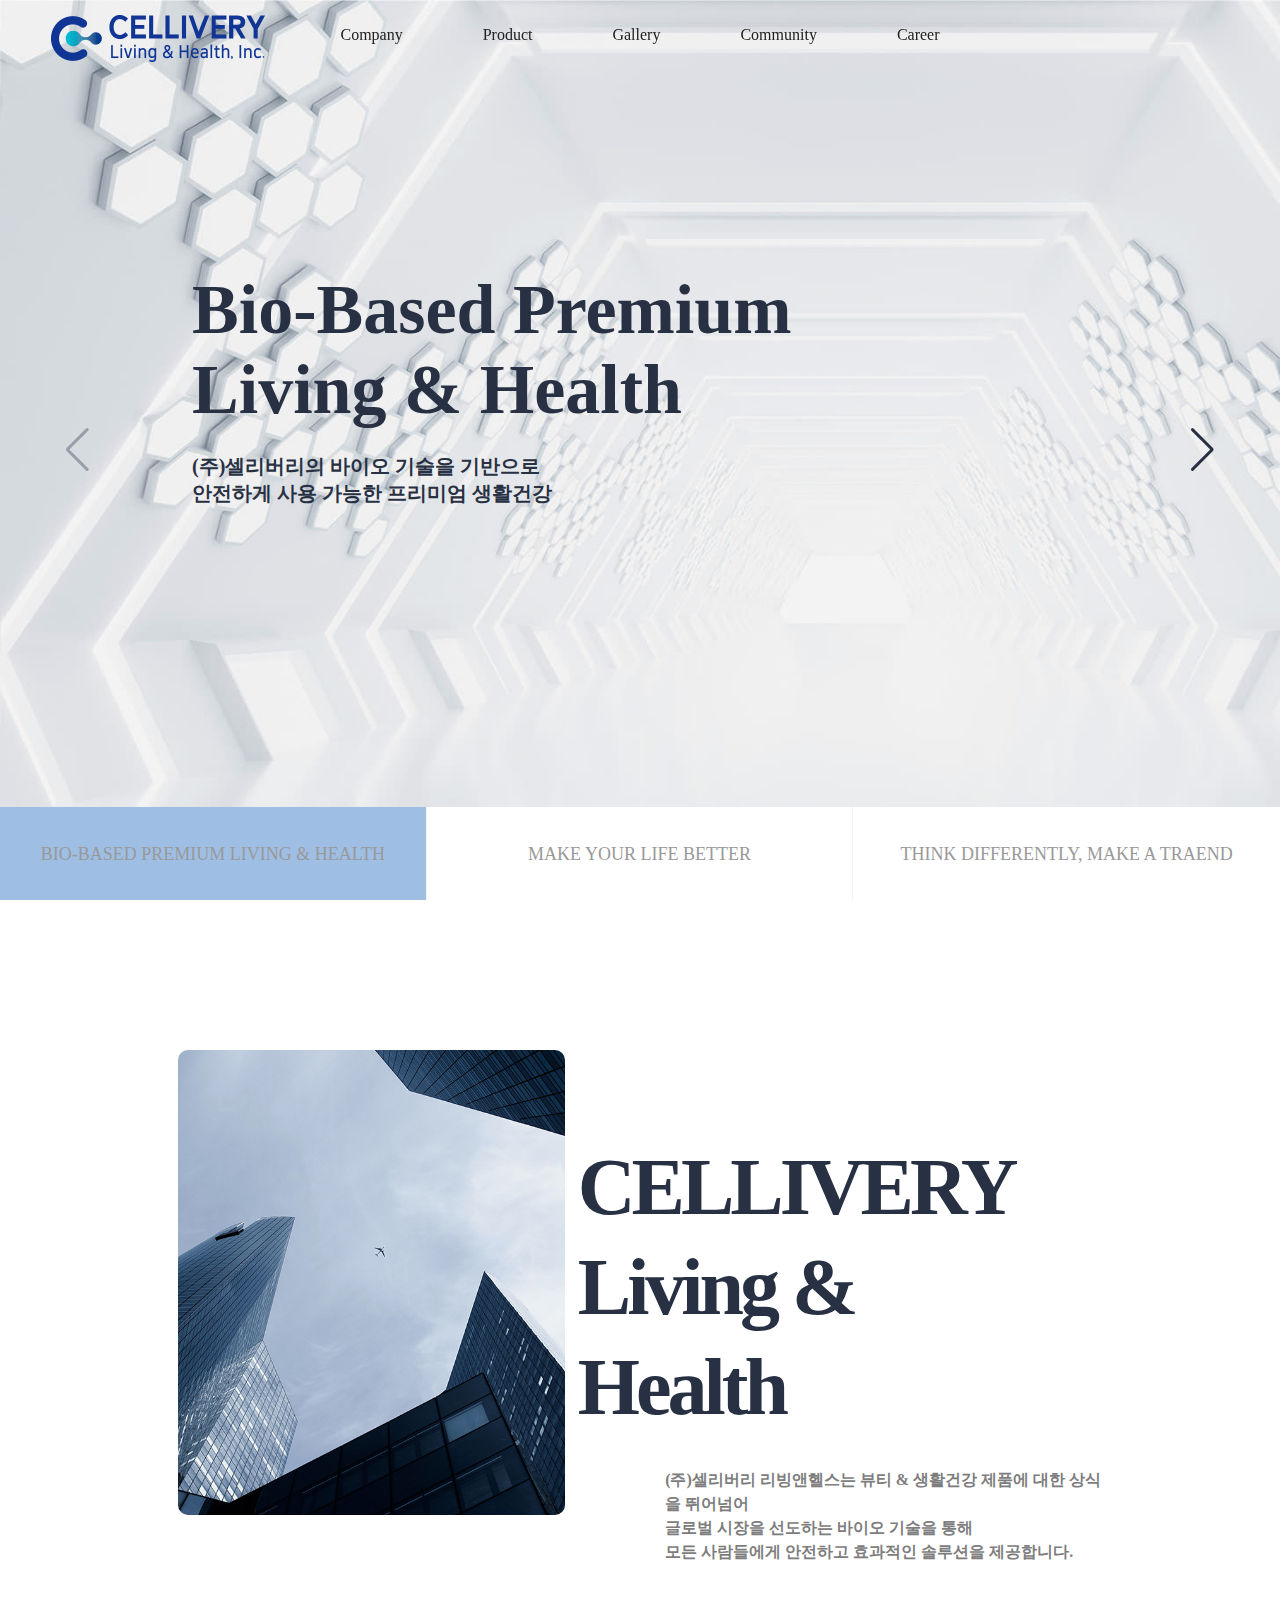
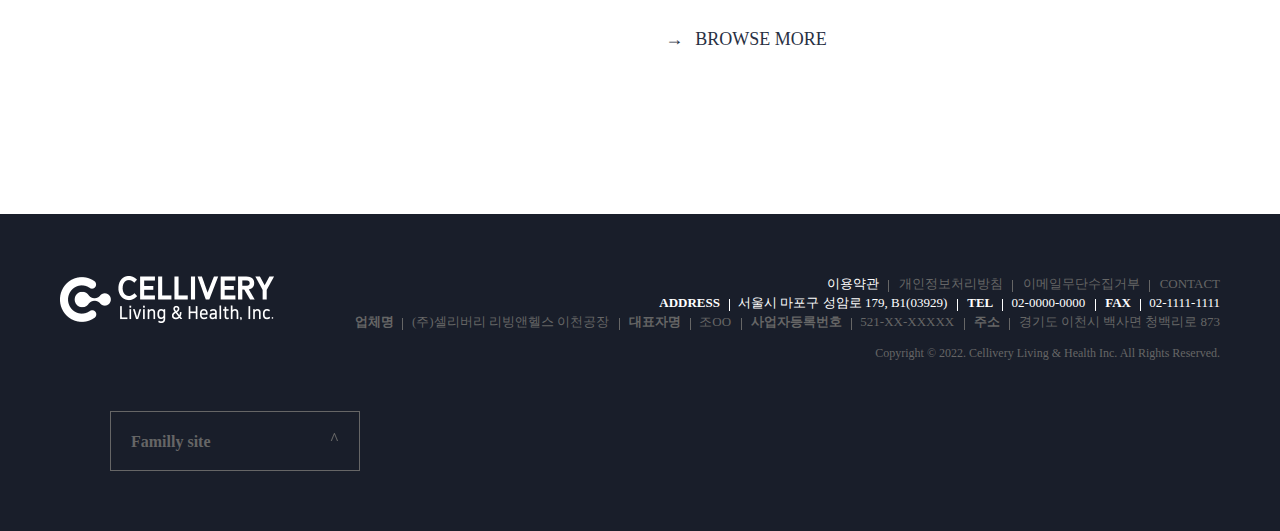
<file: index.html>
<!DOCTYPE html>
<html lang="ko">
  <head>
    <meta charset="utf-8">
    <meta name="viewport" content="width=device-width, initial-scale=1, maximum-scale=1, minimum-scale=1, user-scalable=no">
    <title>CELLIVERY</title>
    <link rel="stylesheet" href="https://unpkg.com/swiper/swiper-bundle.min.css">
    <link rel="stylesheet" href="./css/style.min.css">
    <script type="text/javascript" src="./js/jquery.min.js"></script>
    <script src="https://unpkg.com/swiper/swiper-bundle.min.js"></script>
    <script type="text/javascript" src="./js/common.js"></script>
  </head>
  <body>
    <div id="wrap">
      <div class="header-box">
        <header id="header">
          <!-- 로고 -->
          <h1 id="top-logo">
            <a href="./">
              <img src="./img/h-logo.png" alt="cellivery">
            </a>
          </h1>
          <!-- 메인메뉴 -->
          <nav id="top-nav">
            <ul>
              <li>
                <a href="./company/introduce.html">Company</a>
                <ul class="sub-menu">
                  <li><a href="./company/introduce.html">introduce</a></li>
                  <li><a href="./company/ci.html">CI</a></li>
                  <li><a href="./company/history.html">History</a></li>
                </ul>
              </li>
              <li>
                <a href="./product/bioneul.html">Product</a>
                <ul class="sub-menu">
                  <li><a href="./product/bioneul.html">BIO:NEOL</a></li>
                  <li><a href="./product/rapuez.html">THE RAPUEZ</a></li>
                </ul>
              </li>
              <li><a href="./gallery/gallery.html">Gallery</a></li>
              <li>
                <a href="./community/notice.html">Community</a>
                <ul class="sub-menu">
                  <li><a href="./community/notice.html">Notice</a></li>
                  <li><a href="./community/news.html">News</a></li>
                </ul>
              </li>
              <li><a href="./career/career.html">Career</a></li>
            </ul>
          </nav>
        </header>
      </div>
      <main>
        <!-- 메인 배너 -->
        <div class="swiper mySwiper">
          <div class="swiper-wrapper">
            <div class="swiper-slide mainbanner">
              <div class="txt-box">
                <h2>Bio-Based Premium<br>Living & Health</h2>
                <p>(주)셀리버리의 바이오 기술을 기반으로<br>안전하게 사용 가능한 프리미엄 생활건강</p>
              </div>
            </div>
            <div class="swiper-slide mainbanner">
              <div class="txt-box">
                <h2>Make Your Life<br>Better</h2>
                <p>주변에서 쉽게 접할 수 있는 제품을 통해<br>당신의 삶의 질을 업그레이드 합니다.</p>
              </div>
            </div>
            <div class="swiper-slide mainbanner">
              <div class="txt-box">
                <h2>Think Differently,<br>Make a Trend</h2>
                <p>글로벌 시장에서 인정받은 바이오 기술력으로<br>새로운 리빙앤헬스 트렌드를 만들어갑니다.</p>
              </div>
            </div>
          </div>
          <ul>
            <li><a href="#">BIO-BASED PREMIUM LIVING & HEALTH</a></li>
            <li><a href="#">MAKE YOUR LIFE BETTER</a></li>
            <li><a href="#">THINK DIFFERENTLY, MAKE A TRAEND</a></li>
          </ul>
          <div class="swiper-button-next"></div>
          <div class="swiper-button-prev"></div>
          <div class="swiper-pagination"></div>
        </div>
        <!-- 컨텐츠 영역 -->
        <div class="container">
          <div class="content">
            <div class="inner">
              <div id="main" class="box items_2">
                <div class="items">
                  <img src="./img/main_sec.jpg" alt="main image">
                </div>
                <div class="items">
                  <h3 class="title">CELLIVERY<br> Living & Health</h3>
                  <p>(주)셀리버리 리빙앤헬스는 뷰티 & 생활건강 제품에 대한 상식을 뛰어넘어<br>글로벌 시장을 선도하는 바이오 기술을 통해<br>모든 사람들에게 안전하고 효과적인 솔루션을 제공합니다.</p>
                  <a href="./company/introduce.html" class="gbtn">BROWSE MORE</a>
                </div>
              </div>
            </div>
          </div>
        </div>
        <!-- 컨텐츠 영역 -->
      </main>
      <footer id="footer">
        <!-- 푸터 상단 영역 -->
        <div class="footer-top">
          <div class="container">
            <div class="row">
              <div class="column footer-logo">
                <!-- footer logo -->
                <h3>
                  <img src="./img/f-logo.png" alt="cellivery">
                </h3>
              </div>
              <div class="column center">
                <div class="con-wrap">
                  <ul>
                    <li><a href="#" class="white">이용약관</a></li>
                    <li><a href="#">개인정보처리방침</a></li>
                    <li><a href="#">이메일무단수집거부</a></li>
                    <li><a href="#">CONTACT</a></li>
                  </ul>
                  <ul>
                    <li><a href="#" class="white">
                      <span>ADDRESS</span>
                      <span>서울시 마포구 성암로 179, B1(03929)</span>
                    </a></li>
                    <li><a href="#" class="white">
                      <span>TEL</span>
                      <span>02-0000-0000</span>
                    </a></li>
                    <li><a href="#" class="white">
                      <span>FAX</span>
                      <span>02-1111-1111</span>
                    </a></li>
                  </ul>
                  <ul>
                    <li><a href="#">
                      <span>업체명</span>
                      <span>(주)셀리버리 리빙앤헬스 이천공장</span>
                    </a></li>
                    <li><a href="#">
                      <span>대표자명</span>
                      <span>조OO</span>
                    </a></li>
                    <li><a href="#">
                      <span>사업자등록번호</span>
                      <span>521-XX-XXXXX</span>
                    </a></li>
                    <li><a href="#">
                      <span>주소</span>
                      <span>경기도 이천시 백사면 청백리로 873</span>
                    </a></li>
                  </ul>
                  <p>Copyright &copy; 2022. Cellivery Living & Health Inc. All Rights Reserved.</p>
                </div>

              </div>
              <div class="column">
                <div class="family-box">
                  <p>Familly site</p>
                  <ul>
                    <li><a href="#">(주)셀리버리</a></li>
                  </ul>
                </div>
              </div>
            </div>
          </div>
        </div>
      </footer>
    </div>
    <script>
    var swiper = new Swiper(".mySwiper", {
      spaceBetween: 30,
      centeredSlides: true,
      autoplay: {
        delay: 4000,
        disableOnIntraction: false,
      },
      navigation: {
        nextEl: ".swiper-button-next",
        prevEl: ".swiper-button-prev",
      },
      pagination: {
          el: ".swiper-pagination",
      },
      on: {
        slideChange: function() {
          $('.swiper-wrapper + ul > li').removeClass('on');
          $('.swiper-wrapper + ul > li').eq(this.realIndex).addClass('on');
        }
      }
    });
    </script>
  </body>
</html>
</file>
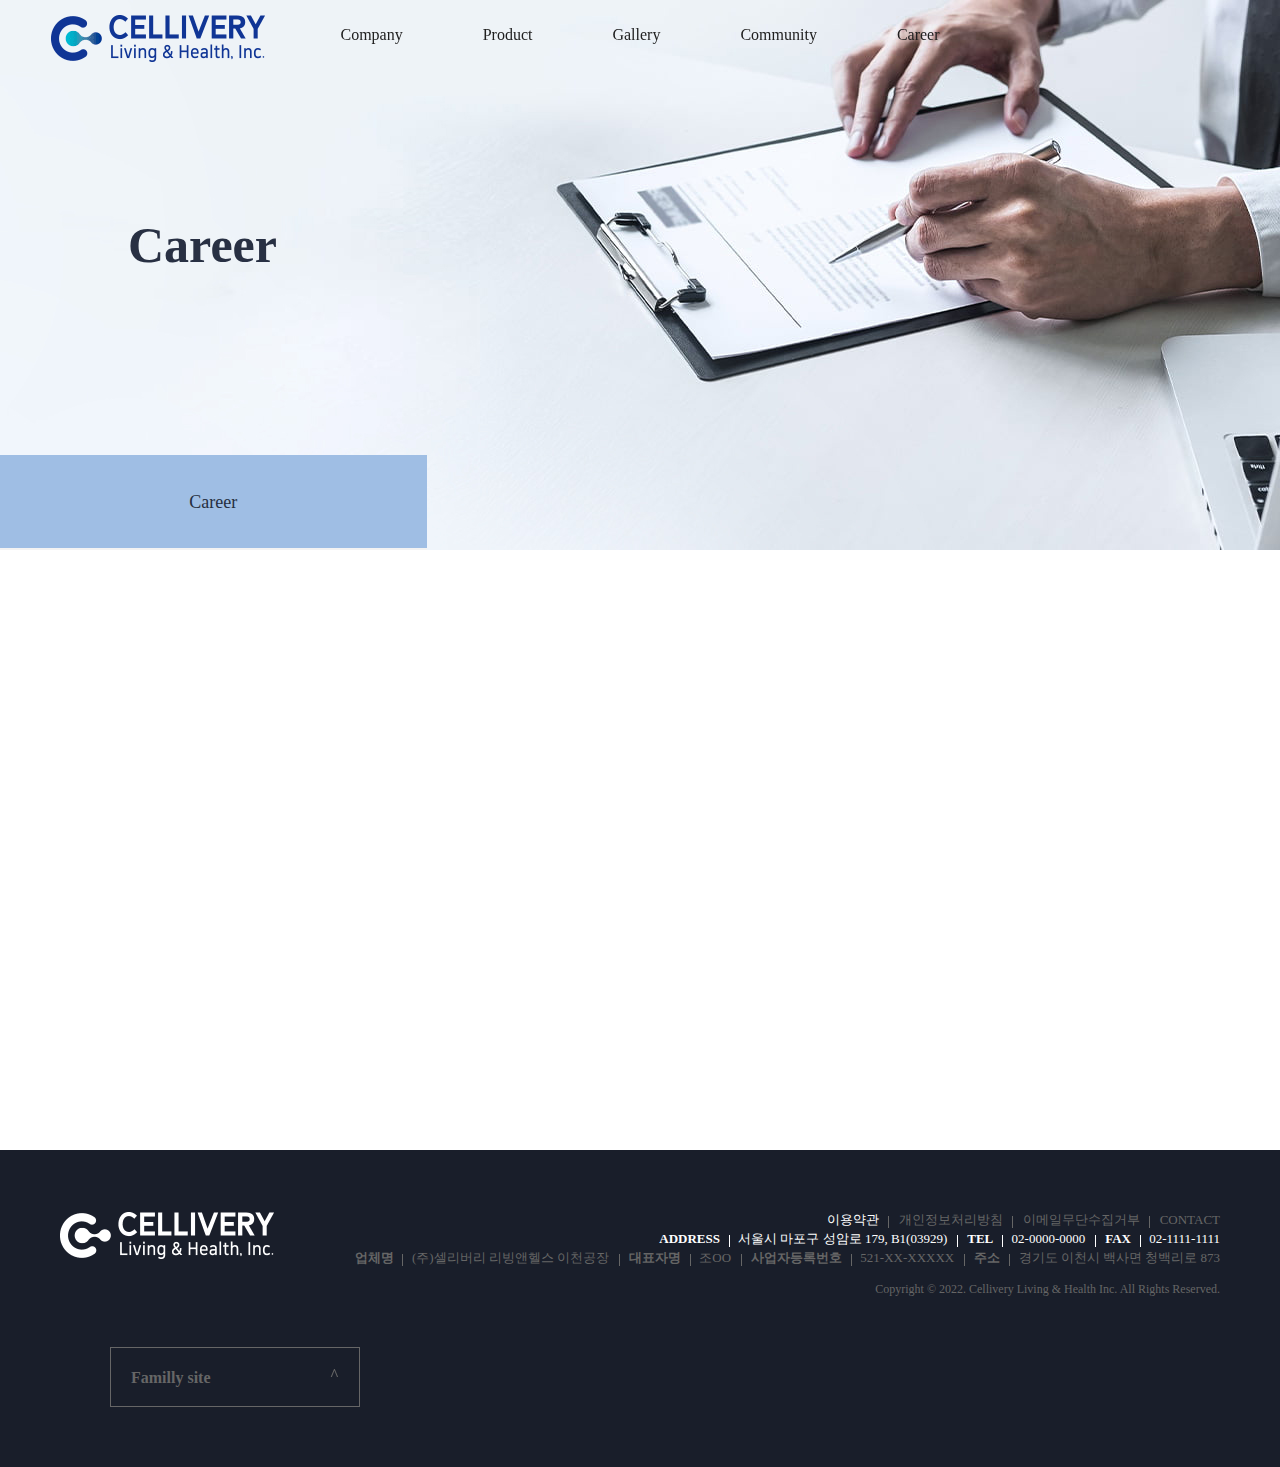
<file: career/career.html>
<!DOCTYPE html>
<html lang="ko">
  <head>
    <meta charset="utf-8">
    <meta name="viewport" content="width=device-width, initial-scale=1, maximum-scale=1, minimum-scale=1, user-scalable=no">
    <title>CELLIVERY</title>
    <link rel="stylesheet" href="../css/style.min.css">
    <script type="text/javascript" src="../js/jquery.min.js"></script>
    <script type="text/javascript" src="../js/common.js"></script>
  </head>
  <body class="subpage">
    <div id="wrap">
      <div class="header-box">
        <header id="header">
          <!-- 로고 -->
          <h1 id="top-logo">
            <a href="../">
              <img src="../img/h-logo.png" alt="cellivery">
            </a>
          </h1>
          <!-- 메인메뉴 -->
          <nav id="top-nav">
            <ul>
              <li>
                <a href="../company/introduce.html">Company</a>
                <ul class="sub-menu">
                  <li><a href="../company/introduce.html">introduce</a></li>
                  <li><a href="../company/ci.html">CI</a></li>
                  <li><a href="../company/history">History</a></li>
                </ul>
              </li>
              <li>
                <a href="../product/bioneul.html">Product</a>
                <ul class="sub-menu">
                  <li><a href="../product/bioneul.html">BIO:NEOL</a></li>
                  <li><a href="../product/rapuez.html">THE RAPUEZ</a></li>
                </ul>
              </li>
              <li><a href="../gallery/gallery.html">Gallery</a></li>
              <li>
                <a href="../community/notice.html">Community</a>
                <ul class="sub-menu">
                  <li><a href="../community/notice.html">Notice</a></li>
                  <li><a href="../community/news.html">News</a></li>
                </ul>
              </li>
              <li><a href="./career.html">Career</a></li>
            </ul>
          </nav>
        </header>
      </div>
      <main>
        <!-- 컨텐츠 영역 -->
        <div class="container">
          <!-- 왼쪽 메뉴 -->
          <aside id="lnb" class="location">
            <h2 class="sub-title"><span>Career</span></h2>
            <ul>
              <li><a href="../career/career.html">Career</a></li>
            </ul>
          </aside>
          <!-- 컨텐츠 본문 영역 -->
          <div class="content">
            <div class="inner">
              <div id="map" style="width: 1000px; height: 350px; margin: 50px auto 0;"></div>
            </div>
          </div>
        </div>
      </main>
      <footer id="footer">
        <!-- 푸터 상단 영역 -->
        <div class="footer-top">
          <div class="container">
            <div class="row">
              <div class="column footer-logo">
                <!-- footer logo -->
                <h3>
                  <img src="../img/f-logo.png" alt="cellivery">
                </h3>
              </div>
              <div class="column center">
                <div class="con-wrap">
                  <ul>
                    <li><a href="#" class="white">이용약관</a></li>
                    <li><a href="#">개인정보처리방침</a></li>
                    <li><a href="#">이메일무단수집거부</a></li>
                    <li><a href="#">CONTACT</a></li>
                  </ul>
                  <ul>
                    <li><a href="#" class="white">
                      <span>ADDRESS</span>
                      <span>서울시 마포구 성암로 179, B1(03929)</span>
                    </a></li>
                    <li><a href="#" class="white">
                      <span>TEL</span>
                      <span>02-0000-0000</span>
                    </a></li>
                    <li><a href="#" class="white">
                      <span>FAX</span>
                      <span>02-1111-1111</span>
                    </a></li>
                  </ul>
                  <ul>
                    <li><a href="#">
                      <span>업체명</span>
                      <span>(주)셀리버리 리빙앤헬스 이천공장</span>
                    </a></li>
                    <li><a href="#">
                      <span>대표자명</span>
                      <span>조OO</span>
                    </a></li>
                    <li><a href="#">
                      <span>사업자등록번호</span>
                      <span>521-XX-XXXXX</span>
                    </a></li>
                    <li><a href="#">
                      <span>주소</span>
                      <span>경기도 이천시 백사면 청백리로 873</span>
                    </a></li>
                  </ul>
                  <p>Copyright &copy; 2022. Cellivery Living & Health Inc. All Rights Reserved.</p>
                </div>

              </div>
              <div class="column">
                <div class="family-box">
                  <p>Familly site</p>
                  <ul>
                    <li><a href="#">(주)셀리버리</a></li>
                  </ul>
                </div>
              </div>
            </div>
          </div>
        </div>
      </footer>
    </div>
    <script type="text/javascript" src="//dapi.kakao.com/v2/maps/sdk.js?appkey=05dc861fd3d8e8881b04ad0a247f5162"></script>
    <script>
      var mapContainer = document.getElementById('map'), // 지도를 표시할 div
          mapOption = {
              center: new kakao.maps.LatLng(35.8660426, 128.5938422), // 지도의 중심좌표
              level: 3 // 지도의 확대 레벨
          };

      var map = new kakao.maps.Map(mapContainer, mapOption); // 지도를 생성합니다

      // 마커가 표시될 위치입니다
      var markerPosition  = new kakao.maps.LatLng(35.8660426, 128.5938422);

      // 마커를 생성합니다
      var marker = new kakao.maps.Marker({
          position: markerPosition
      });

      // 인포윈도우로 장소에 대한 설명을 표시합니다
      var infowindow = new kakao.maps.InfoWindow({
          content: '<div class="map-info-window">코리아IT학원</div>'
      });
      infowindow.open(map, marker);


      // 마커가 지도 위에 표시되도록 설정합니다
      // marker.setMap(map);

      // 아래 코드는 지도 위의 마커를 제거하는 코드입니다
      // marker.setMap(null);
    </script>
  </body>
</html>
</file>
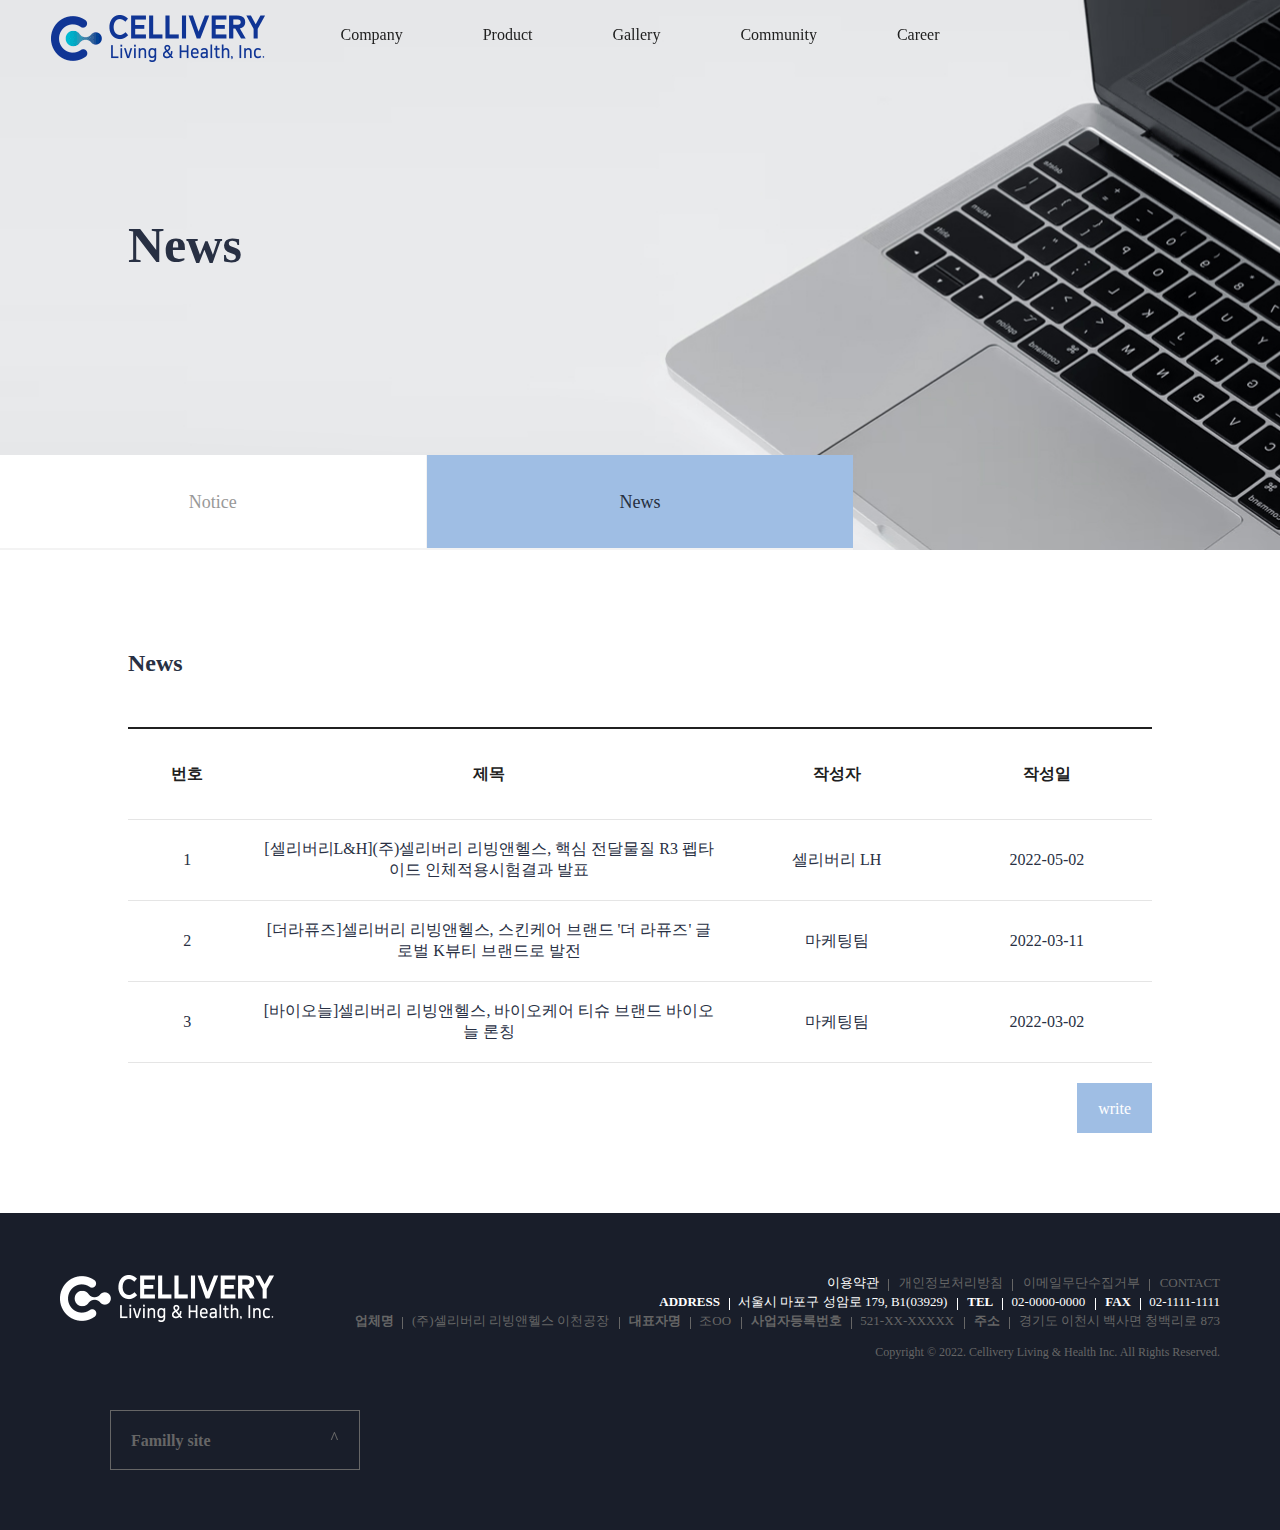
<file: community/news.html>
<!DOCTYPE html>
<html lang="ko">
  <head>
    <meta charset="utf-8">
    <meta name="viewport" content="width=device-width, initial-scale=1, maximum-scale=1, minimum-scale=1, user-scalable=no">
    <title>CELLIVERY</title>
    <link rel="stylesheet" href="../css/style.min.css">
    <script type="text/javascript" src="../js/jquery.min.js"></script>
    <script type="text/javascript" src="../js/common.js"></script>
  </head>
  <body class="subpage">
    <div id="wrap">
      <div class="header-box">
        <header id="header">
          <!-- 로고 -->
          <h1 id="top-logo">
            <a href="../">
              <img src="../img/h-logo.png" alt="cellivery">
            </a>
          </h1>
          <!-- 메인메뉴 -->
          <nav id="top-nav">
            <ul>
              <li>
                <a href="../company/introduce.html">Company</a>
                <ul class="sub-menu">
                  <li><a href="../company/introduce.html">introduce</a></li>
                  <li><a href="../company/ci.html">CI</a></li>
                  <li><a href="../company/history">History</a></li>
                </ul>
              </li>
              <li>
                <a href="../product/bioneul.html">Product</a>
                <ul class="sub-menu">
                  <li><a href="../product/bioneul.html">BIO:NEOL</a></li>
                  <li><a href="../product/rapuez.html">THE RAPUEZ</a></li>
                </ul>
              </li>
              <li><a href="../gallery/gallery.html">Gallery</a></li>
              <li>
                <a href="./notice.html">Community</a>
                <ul class="sub-menu">
                  <li><a href="./notice.html">Notice</a></li>
                  <li><a href="../community/news.html">News</a></li>
                </ul>
              </li>
              <li><a href="../career/career.html">Career</a></li>
            </ul>
          </nav>
        </header>
      </div>
      <main>
        <!-- 컨텐츠 영역 -->
        <div class="container">
          <!-- 왼쪽 메뉴 -->
          <aside id="lnb" class="community">
            <h2 class="sub-title"><span>News</span></h2>
            <ul>
              <li><a href="../community/notice.html">Notice</a></li>
              <li><a href="../community/news.html">News</a></li>
            </ul>
          </aside>
          <!-- 컨텐츠 본문 영역 -->
          <div class="content">
            <div class="inner community">
              <h2 class="sub-title"><span>News</span></h2>
              <div class="tbl-header">
                <table cellpadding="0" cellspacing="0" border="0">
                  <thead>
                    <tr>
                      <th>번호</th>
                      <th>제목</th>
                      <th>작성자</th>
                      <th>작성일</th>
                    </tr>
                  </thead>
                </table>
              </div>
              <div class="tbl-content">
                <table cellpadding="0" cellspacing="0" border="0">
                  <tbody>
                    <tr>
                      <td>1</td>
                      <td>[셀리버리L&H](주)셀리버리 리빙앤헬스, 핵심 전달물질 R3 펩타이드 인체적용시험결과 발표</td>
                      <td>셀리버리 LH</td>
                      <td>2022-05-02</td>
                    </tr>
                    <tr>
                      <td>2</td>
                      <td>[더라퓨즈]셀리버리 리빙앤헬스, 스킨케어 브랜드 '더 라퓨즈' 글로벌 K뷰티 브랜드로 발전</td>
                      <td>마케팅팀</td>
                      <td>2022-03-11</td>
                    </tr>
                    <tr>
                      <td>3</td>
                      <td>[바이오늘]셀리버리 리빙앤헬스, 바이오케어 티슈 브랜드 바이오늘 론칭</td>
                      <td>마케팅팀</td>
                      <td>2022-03-02</td>
                    </tr>
                  </tbody>
                </table>
                <a href="#" class="gbtn right">write</a>
              </div>
            </div>
          </div>
        </div>
      </main>
      <footer id="footer">
        <!-- 푸터 상단 영역 -->
        <div class="footer-top">
          <div class="container">
            <div class="row">
              <div class="column footer-logo">
                <!-- footer logo -->
                <h3>
                  <img src="../img/f-logo.png" alt="cellivery">
                </h3>
              </div>
              <div class="column center">
                <div class="con-wrap">
                  <ul>
                    <li><a href="#" class="white">이용약관</a></li>
                    <li><a href="#">개인정보처리방침</a></li>
                    <li><a href="#">이메일무단수집거부</a></li>
                    <li><a href="#">CONTACT</a></li>
                  </ul>
                  <ul>
                    <li><a href="#" class="white">
                      <span>ADDRESS</span>
                      <span>서울시 마포구 성암로 179, B1(03929)</span>
                    </a></li>
                    <li><a href="#" class="white">
                      <span>TEL</span>
                      <span>02-0000-0000</span>
                    </a></li>
                    <li><a href="#" class="white">
                      <span>FAX</span>
                      <span>02-1111-1111</span>
                    </a></li>
                  </ul>
                  <ul>
                    <li><a href="#">
                      <span>업체명</span>
                      <span>(주)셀리버리 리빙앤헬스 이천공장</span>
                    </a></li>
                    <li><a href="#">
                      <span>대표자명</span>
                      <span>조OO</span>
                    </a></li>
                    <li><a href="#">
                      <span>사업자등록번호</span>
                      <span>521-XX-XXXXX</span>
                    </a></li>
                    <li><a href="#">
                      <span>주소</span>
                      <span>경기도 이천시 백사면 청백리로 873</span>
                    </a></li>
                  </ul>
                  <p>Copyright &copy; 2022. Cellivery Living & Health Inc. All Rights Reserved.</p>
                </div>

              </div>
              <div class="column">
                <div class="family-box">
                  <p>Familly site</p>
                  <ul>
                    <li><a href="#">(주)셀리버리</a></li>
                  </ul>
                </div>
              </div>
            </div>
          </div>
        </div>
      </footer>
    </div>
  </body>
</html>
</file>
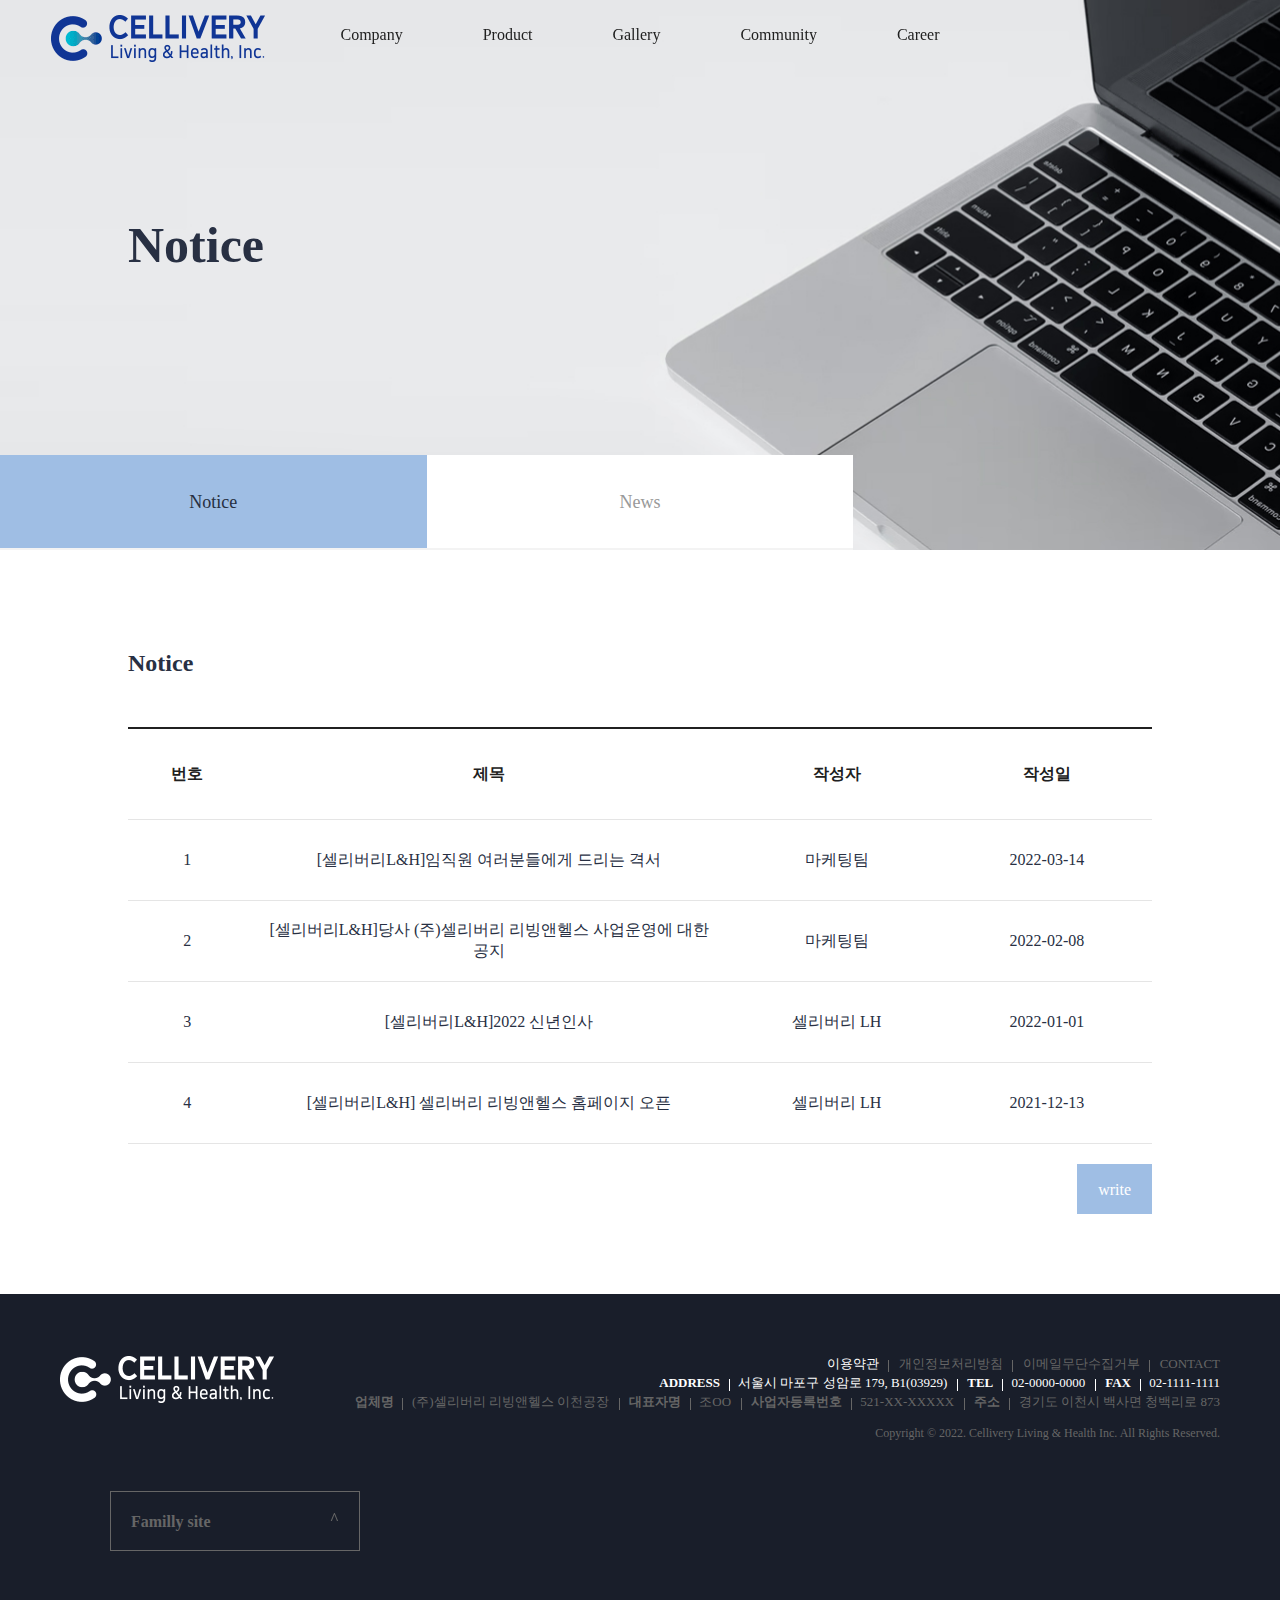
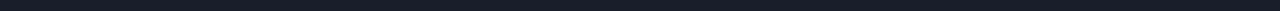
<file: community/notice.html>
<!DOCTYPE html>
<html lang="ko">
  <head>
    <meta charset="utf-8">
    <meta name="viewport" content="width=device-width, initial-scale=1, maximum-scale=1, minimum-scale=1, user-scalable=no">
    <title>CELLIVERY</title>
    <link rel="stylesheet" href="../css/style.min.css">
    <script type="text/javascript" src="../js/jquery.min.js"></script>
    <script type="text/javascript" src="../js/common.js"></script>
  </head>
  <body class="subpage">
    <div id="wrap">
      <div class="header-box">
        <header id="header">
          <!-- 로고 -->
          <h1 id="top-logo">
            <a href="../">
              <img src="../img/h-logo.png" alt="cellivery">
            </a>
          </h1>
          <!-- 메인메뉴 -->
          <nav id="top-nav">
            <ul>
              <li>
                <a href="../company/introduce.html">Company</a>
                <ul class="sub-menu">
                  <li><a href="../company/introduce.html">introduce</a></li>
                  <li><a href="../company/ci.html">CI</a></li>
                  <li><a href="../company/history">History</a></li>
                </ul>
              </li>
              <li>
                <a href="../product/bioneul.html">Product</a>
                <ul class="sub-menu">
                  <li><a href="../product/bioneul.html">BIO:NEOL</a></li>
                  <li><a href="../product/rapuez.html">THE RAPUEZ</a></li>
                </ul>
              </li>
              <li><a href="../gallery/gallery.html">Gallery</a></li>
              <li>
                <a href="./notice.html">Community</a>
                <ul class="sub-menu">
                  <li><a href="./notice.html">Notice</a></li>
                  <li><a href="../community/news.html">News</a></li>
                </ul>
              </li>
              <li><a href="../career/career.html">Career</a></li>
            </ul>
          </nav>
        </header>
      </div>
      <main>
        <!-- 컨텐츠 영역 -->
        <div class="container">
          <!-- 왼쪽 메뉴 -->
          <aside id="lnb" class="community">
            <h2 class="sub-title"><span>Notice</span></h2>
            <ul>
              <li><a href="../community/notice.html">Notice</a></li>
              <li><a href="../community/news.html">News</a></li>
            </ul>
          </aside>
          <!-- 컨텐츠 본문 영역 -->
          <div class="content">
            <div class="inner community">
              <h2 class="sub-title"><span>Notice</span></h2>
              <div class="tbl-header">
                <table cellpadding="0" cellspacing="0" border="0">
                  <thead>
                    <tr>
                      <th>번호</th>
                      <th>제목</th>
                      <th>작성자</th>
                      <th>작성일</th>
                    </tr>
                  </thead>
                </table>
              </div>
              <div class="tbl-content">
                <table cellpadding="0" cellspacing="0" border="0">
                  <tbody>
                    <tr>
                      <td>1</td>
                      <td>[셀리버리L&H]임직원 여러분들에게 드리는 격서</td>
                      <td>마케팅팀</td>
                      <td>2022-03-14</td>
                    </tr>
                    <tr>
                      <td>2</td>
                      <td>[셀리버리L&H]당사 (주)셀리버리 리빙앤헬스 사업운영에 대한 공지</td>
                      <td>마케팅팀</td>
                      <td>2022-02-08</td>
                    </tr>
                    <tr>
                      <td>3</td>
                      <td>[셀리버리L&H]2022 신년인사</td>
                      <td>셀리버리 LH</td>
                      <td>2022-01-01</td>
                    </tr>
                    <tr>
                      <td>4</td>
                      <td>[셀리버리L&H] 셀리버리 리빙앤헬스 홈페이지 오픈</td>
                      <td>셀리버리 LH</td>
                      <td>2021-12-13</td>
                    </tr>
                  </tbody>
                </table>
                <a href="#" class="gbtn right">write</a>
              </div>
            </div>
          </div>
        </div>
      </main>
      <footer id="footer">
        <!-- 푸터 상단 영역 -->
        <div class="footer-top">
          <div class="container">
            <div class="row">
              <div class="column footer-logo">
                <!-- footer logo -->
                <h3>
                  <img src="../img/f-logo.png" alt="cellivery">
                </h3>
              </div>
              <div class="column center">
                <div class="con-wrap">
                  <ul>
                    <li><a href="#" class="white">이용약관</a></li>
                    <li><a href="#">개인정보처리방침</a></li>
                    <li><a href="#">이메일무단수집거부</a></li>
                    <li><a href="#">CONTACT</a></li>
                  </ul>
                  <ul>
                    <li><a href="#" class="white">
                      <span>ADDRESS</span>
                      <span>서울시 마포구 성암로 179, B1(03929)</span>
                    </a></li>
                    <li><a href="#" class="white">
                      <span>TEL</span>
                      <span>02-0000-0000</span>
                    </a></li>
                    <li><a href="#" class="white">
                      <span>FAX</span>
                      <span>02-1111-1111</span>
                    </a></li>
                  </ul>
                  <ul>
                    <li><a href="#">
                      <span>업체명</span>
                      <span>(주)셀리버리 리빙앤헬스 이천공장</span>
                    </a></li>
                    <li><a href="#">
                      <span>대표자명</span>
                      <span>조OO</span>
                    </a></li>
                    <li><a href="#">
                      <span>사업자등록번호</span>
                      <span>521-XX-XXXXX</span>
                    </a></li>
                    <li><a href="#">
                      <span>주소</span>
                      <span>경기도 이천시 백사면 청백리로 873</span>
                    </a></li>
                  </ul>
                  <p>Copyright &copy; 2022. Cellivery Living & Health Inc. All Rights Reserved.</p>
                </div>

              </div>
              <div class="column">
                <div class="family-box">
                  <p>Familly site</p>
                  <ul>
                    <li><a href="#">(주)셀리버리</a></li>
                  </ul>
                </div>
              </div>
            </div>
          </div>
        </div>
      </footer>
    </div>
  </body>
</html>
</file>
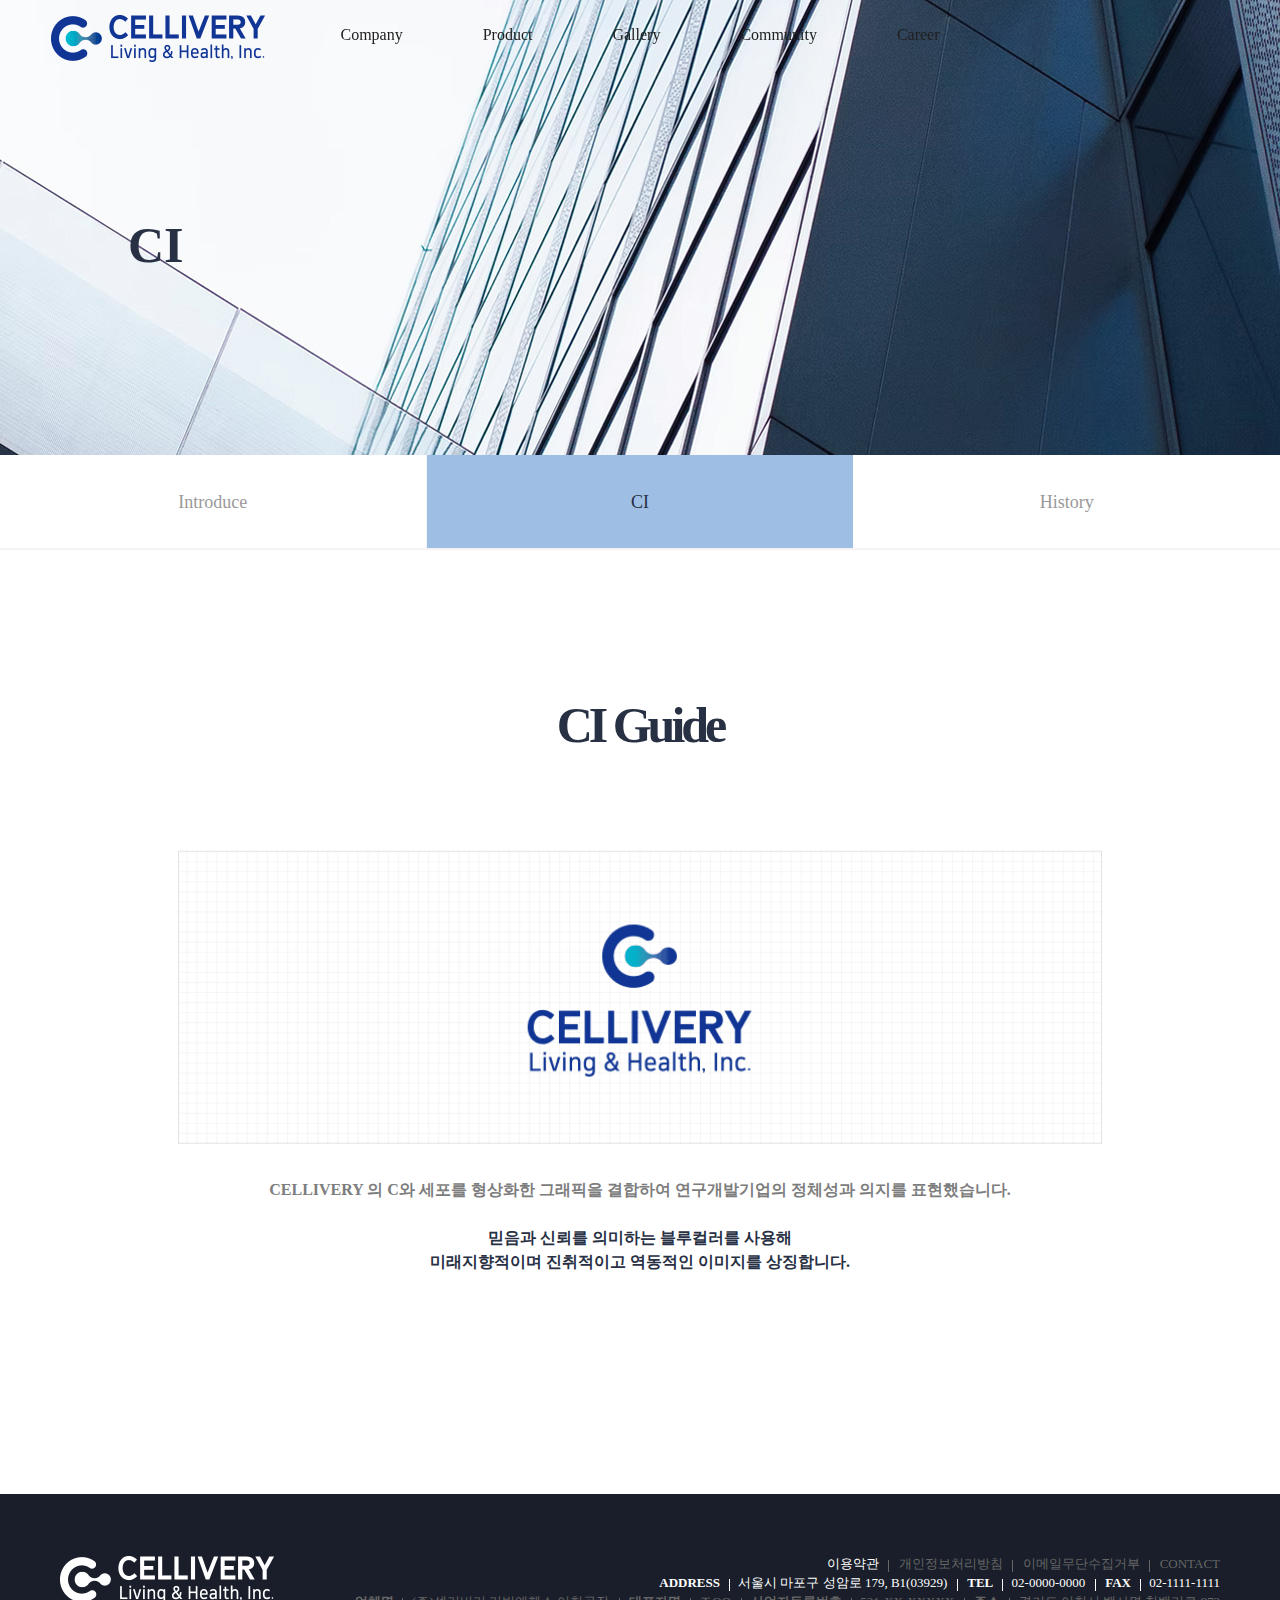
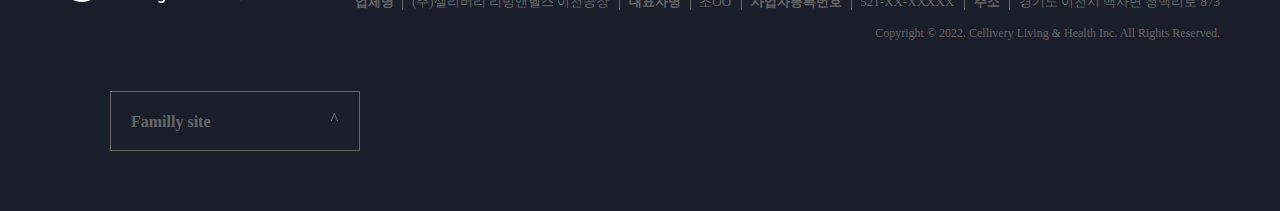
<file: company/ci.html>
<!DOCTYPE html>
<html lang="ko">
  <head>
    <meta charset="utf-8">
    <meta name="viewport" content="width=device-width, initial-scale=1, maximum-scale=1, minimum-scale=1, user-scalable=no">
    <title>CELLIVERY</title>
    <link rel="stylesheet" href="../css/style.min.css">
    <script type="text/javascript" src="../js/jquery.min.js"></script>
    <script type="text/javascript" src="../js/common.js"></script>
  </head>
  <body class="subpage">
    <div id="wrap">
      <div class="header-box">
        <header id="header">
          <!-- 로고 -->
          <h1 id="top-logo">
            <a href="../">
              <img src="../img/h-logo.png" alt="cellivery">
            </a>
          </h1>
          <!-- 메인메뉴 -->
          <nav id="top-nav">
            <ul>
              <li>
                <a href="./introduce.html">Company</a>
                <ul class="sub-menu">
                  <li><a href="./introduce.html">introduce</a></li>
                  <li><a href="./ci.html">CI</a></li>
                  <li><a href="./history.html">History</a></li>
                </ul>
              </li>
              <li>
                <a href="../product/bioneul.html">Product</a>
                <ul class="sub-menu">
                  <li><a href="../product/bioneul.html">BIO:NEOL</a></li>
                  <li><a href="../product/rapuez.html">THE RAPUEZ</a></li>
                </ul>
              </li>
              <li><a href="../gallery/gallery.html">Gallery</a></li>
              <li>
                <a href="../community/notice.html">Community</a>
                <ul class="sub-menu">
                  <li><a href="../community/notice.html">Notice</a></li>
                  <li><a href="../community/news.html">News</a></li>
                </ul>
              </li>
              <li><a href="../career/career.html">Career</a></li>
            </ul>
          </nav>
        </header>
      </div>
      <main>
        <!-- 컨텐츠 영역 -->
        <div class="container">
          <!-- 왼쪽 메뉴 -->
          <aside id="lnb" class="company">
            <h2 class="sub-title"><span>CI</span></h2>
            <ul>
              <li><a href="../company/introduce.html">Introduce</a></li>
              <li><a href="../company/ci.html">CI</a></li>
              <li><a href="../company/history.html">History</a></li>
            </ul>
          </aside>
          <!-- 컨텐츠 본문 영역 -->
          <div class="content">
            <div class="inner">
              <div class="box">
                <div class="items column">
                  <h3 class="title">CI Guide</h3>
                </div>
                <div class="items column">
                  <img src="../img/company/ci.png" alt="ci">
                  <p>
                    <span>CELLIVERY 의 C와 세포를 형상화한 그래픽을 결합하여 연구개발기업의 정체성과 의지를 표현했습니다.</span><br><br>
          					<strong>믿음과 신뢰를 의미하는 블루컬러를 사용해<br>미래지향적이며 진취적이고 역동적인 이미지를 상징합니다.</strong>
                  </p>
                </div>
              </div>
            </div>
          </div>
        </div>
      </main>
      <footer id="footer">
        <!-- 푸터 상단 영역 -->
        <div class="footer-top">
          <div class="container">
            <div class="row">
              <div class="column footer-logo">
                <!-- footer logo -->
                <h3>
                  <img src="../img/f-logo.png" alt="cellivery">
                </h3>
              </div>
              <div class="column center">
                <div class="con-wrap">
                  <ul>
                    <li><a href="#" class="white">이용약관</a></li>
                    <li><a href="#">개인정보처리방침</a></li>
                    <li><a href="#">이메일무단수집거부</a></li>
                    <li><a href="#">CONTACT</a></li>
                  </ul>
                  <ul>
                    <li><a href="#" class="white">
                      <span>ADDRESS</span>
                      <span>서울시 마포구 성암로 179, B1(03929)</span>
                    </a></li>
                    <li><a href="#" class="white">
                      <span>TEL</span>
                      <span>02-0000-0000</span>
                    </a></li>
                    <li><a href="#" class="white">
                      <span>FAX</span>
                      <span>02-1111-1111</span>
                    </a></li>
                  </ul>
                  <ul>
                    <li><a href="#">
                      <span>업체명</span>
                      <span>(주)셀리버리 리빙앤헬스 이천공장</span>
                    </a></li>
                    <li><a href="#">
                      <span>대표자명</span>
                      <span>조OO</span>
                    </a></li>
                    <li><a href="#">
                      <span>사업자등록번호</span>
                      <span>521-XX-XXXXX</span>
                    </a></li>
                    <li><a href="#">
                      <span>주소</span>
                      <span>경기도 이천시 백사면 청백리로 873</span>
                    </a></li>
                  </ul>
                  <p>Copyright &copy; 2022. Cellivery Living & Health Inc. All Rights Reserved.</p>
                </div>

              </div>
              <div class="column">
                <div class="family-box">
                  <p>Familly site</p>
                  <ul>
                    <li><a href="#">(주)셀리버리</a></li>
                  </ul>
                </div>
              </div>
            </div>
          </div>
        </div>
      </footer>
    </div>
  </body>
</html>
</file>
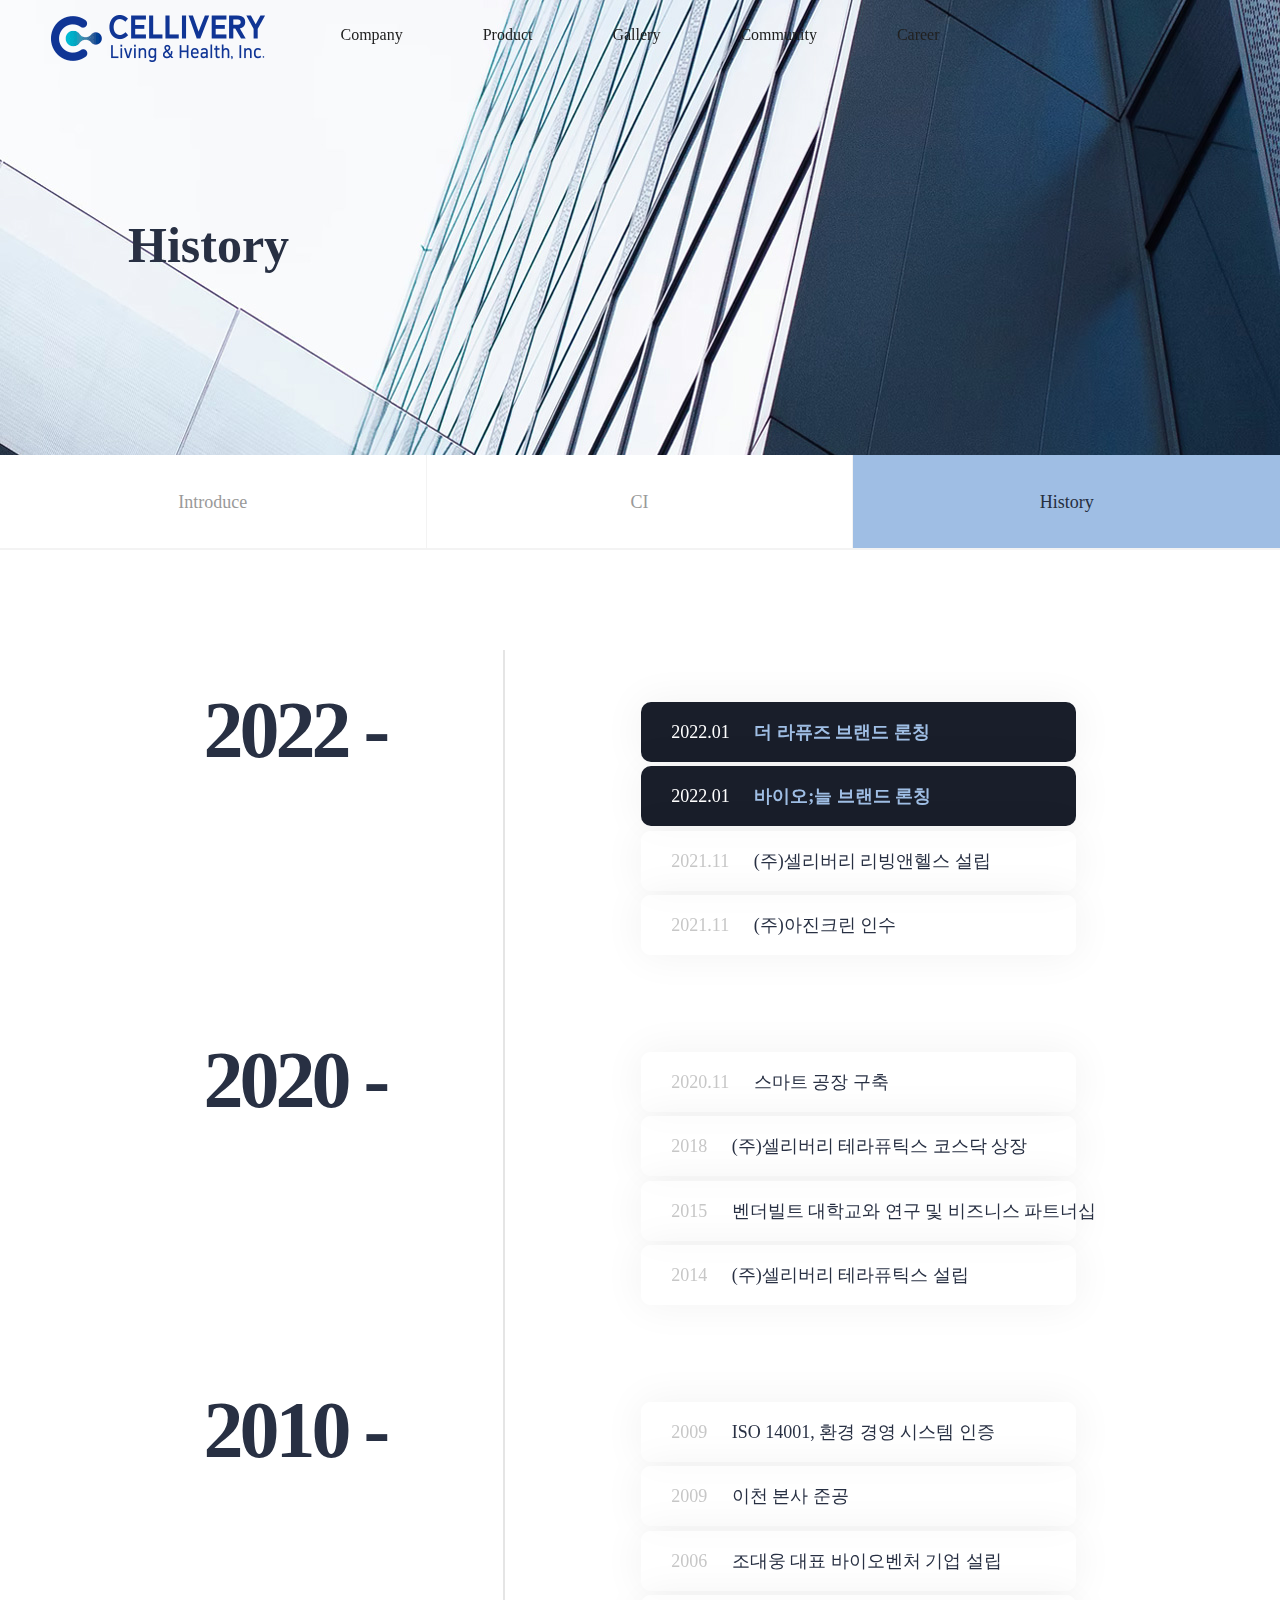
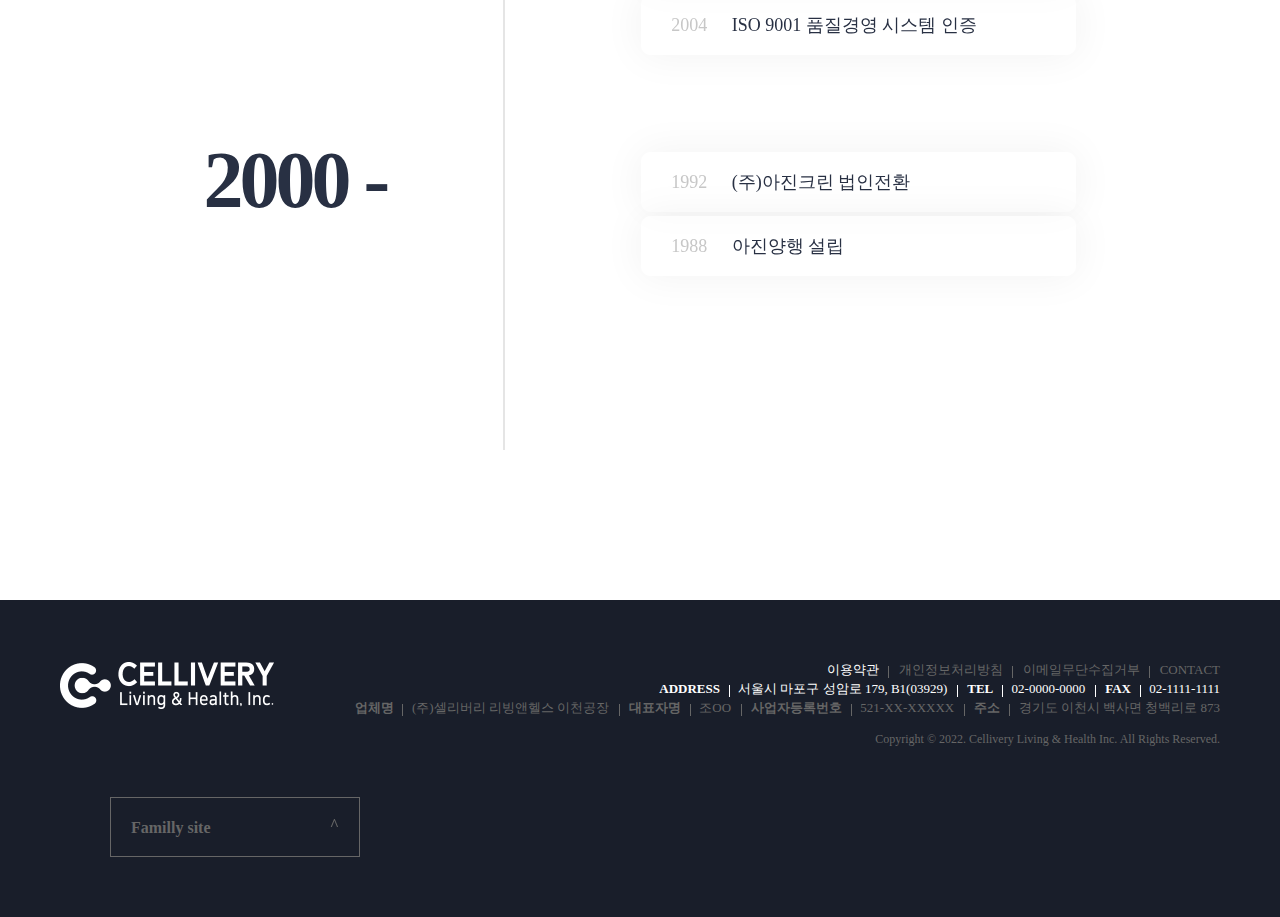
<file: company/history.html>
<!DOCTYPE html>
<html lang="ko">
  <head>
    <meta charset="utf-8">
    <meta name="viewport" content="width=device-width, initial-scale=1, maximum-scale=1, minimum-scale=1, user-scalable=no">
    <title>CELLIVERY</title>
    <link rel="stylesheet" href="../css/style.min.css">
    <script type="text/javascript" src="../js/jquery.min.js"></script>
    <script type="text/javascript" src="../js/common.js"></script>
  </head>
  <body class="subpage">
    <div id="wrap">
      <div class="header-box">
        <header id="header">
          <!-- 로고 -->
          <h1 id="top-logo">
            <a href="../">
              <img src="../img/h-logo.png" alt="cellivery">
            </a>
          </h1>
          <!-- 메인메뉴 -->
          <nav id="top-nav">
            <ul>
              <li>
                <a href="./introduce.html">Company</a>
                <ul class="sub-menu">
                  <li><a href="./introduce.html">introduce</a></li>
                  <li><a href="./ci.html">CI</a></li>
                  <li><a href="./history.html">History</a></li>
                </ul>
              </li>
              <li>
                <a href="../product/bioneul.html">Product</a>
                <ul class="sub-menu">
                  <li><a href="../product/bioneul.html">BIO:NEOL</a></li>
                  <li><a href="../product/rapuez.html">THE RAPUEZ</a></li>
                </ul>
              </li>
              <li><a href="../gallery/gallery.html">Gallery</a></li>
              <li>
                <a href="../community/notice.html">Community</a>
                <ul class="sub-menu">
                  <li><a href="../community/notice.html">Notice</a></li>
                  <li><a href="../community/news.html">News</a></li>
                </ul>
              </li>
              <li><a href="../career/career.html">Career</a></li>
            </ul>
          </nav>
        </header>
      </div>
      <main>
        <!-- 컨텐츠 영역 -->
        <div class="container">
          <!-- 왼쪽 메뉴 -->
          <aside id="lnb" class="company">
            <h2 class="sub-title"><span>History</span></h2>
            <ul>
              <li><a href="../company/introduce.html">Introduce</a></li>
              <li><a href="../company/ci.html">CI</a></li>
              <li><a href="../company/history.html">History</a></li>
            </ul>
          </aside>
          <!-- 컨텐츠 본문 영역 -->
          <div class="content">
            <div class="inner">
              <div id="history" class="box">
                <div class="items">
                  <h3 class="title">2022&nbsp;-</h3>
                </div>
                <div class="items">
                  <ul>
                    <li class="active">
                      <div class="txt-box">
                        <span>2022.01</span>
                        <span>더 라퓨즈 브랜드 론칭</span>
                      </div>
                    </li>
                    <li class="active">
                      <div class="txt-box">
                        <span>2022.01</span>
                        <span>바이오;늘 브랜드 론칭</span>
                      </div>
                    </li>
                    <li>
                      <div class="txt-box">
                        <span>2021.11</span>
                        <span>(주)셀리버리 리빙앤헬스 설립</span>
                      </div>
                    </li>
                    <li>
                      <div class="txt-box">
                        <span>2021.11</span>
                        <span>(주)아진크린 인수</span>
                      </div>
                    </li>
                  </ul>
                </div>
              </div>
              <div id="history" class="box">
                <div class="items">
                  <h3 class="title">2020&nbsp;-</h3>
                </div>
                <div class="items">
                  <ul>
                    <li>
                      <div class="txt-box">
                        <span>2020.11</span>
                        <span>스마트 공장 구축</span>
                      </div>
                    </li>
                    <li>
                      <div class="txt-box">
                        <span>2018</span>
                        <span>(주)셀리버리 테라퓨틱스 코스닥 상장</span>
                      </div>
                    </li>
                    <li>
                      <div class="txt-box">
                        <span>2015</span>
                        <span>벤더빌트 대학교와 연구 및 비즈니스 파트너십</span>
                      </div>
                    </li>
                    <li>
                      <div class="txt-box">
                        <span>2014</span>
                        <span>(주)셀리버리 테라퓨틱스 설립</span>
                      </div>
                    </li>
                  </ul>
                </div>
              </div>
              <div id="history" class="box">
                <div class="items">
                  <h3 class="title">2010&nbsp;-</h3>
                </div>
                <div class="items">
                  <ul>
                    <li>
                      <div class="txt-box">
                        <span>2009</span>
                        <span>ISO 14001, 환경 경영 시스템 인증</span>
                      </div>
                    </li>
                    <li>
                      <div class="txt-box">
                        <span>2009</span>
                        <span>이천 본사 준공</span>
                      </div>
                    </li>
                    <li>
                      <div class="txt-box">
                        <span>2006</span>
                        <span>조대웅 대표 바이오벤처 기업 설립</span>
                      </div>
                    </li>
                    <li>
                      <div class="txt-box">
                        <span>2004</span>
                        <span>ISO 9001 품질경영 시스템 인증</span>
                      </div>
                    </li>
                  </ul>
                </div>
              </div>
              <div id="history" class="box">
                <div class="items">
                  <h3 class="title">2000&nbsp;-</h3>
                </div>
                <div class="items">
                  <ul>
                    <li>
                      <div class="txt-box">
                        <span>1992</span>
                        <span>(주)아진크린 법인전환</span>
                      </div>
                    </li>
                    <li>
                      <div class="txt-box">
                        <span>1988</span>
                        <span>아진양행 설립</span>
                      </div>
                    </li>
                  </ul>
                </div>
              </div>
            </div>
          </div>
        </div>
      </main>
      <footer id="footer">
        <!-- 푸터 상단 영역 -->
        <div class="footer-top">
          <div class="container">
            <div class="row">
              <div class="column footer-logo">
                <!-- footer logo -->
                <h3>
                  <img src="../img/f-logo.png" alt="cellivery">
                </h3>
              </div>
              <div class="column center">
                <div class="con-wrap">
                  <ul>
                    <li><a href="#" class="white">이용약관</a></li>
                    <li><a href="#">개인정보처리방침</a></li>
                    <li><a href="#">이메일무단수집거부</a></li>
                    <li><a href="#">CONTACT</a></li>
                  </ul>
                  <ul>
                    <li><a href="#" class="white">
                      <span>ADDRESS</span>
                      <span>서울시 마포구 성암로 179, B1(03929)</span>
                    </a></li>
                    <li><a href="#" class="white">
                      <span>TEL</span>
                      <span>02-0000-0000</span>
                    </a></li>
                    <li><a href="#" class="white">
                      <span>FAX</span>
                      <span>02-1111-1111</span>
                    </a></li>
                  </ul>
                  <ul>
                    <li><a href="#">
                      <span>업체명</span>
                      <span>(주)셀리버리 리빙앤헬스 이천공장</span>
                    </a></li>
                    <li><a href="#">
                      <span>대표자명</span>
                      <span>조OO</span>
                    </a></li>
                    <li><a href="#">
                      <span>사업자등록번호</span>
                      <span>521-XX-XXXXX</span>
                    </a></li>
                    <li><a href="#">
                      <span>주소</span>
                      <span>경기도 이천시 백사면 청백리로 873</span>
                    </a></li>
                  </ul>
                  <p>Copyright &copy; 2022. Cellivery Living & Health Inc. All Rights Reserved.</p>
                </div>

              </div>
              <div class="column">
                <div class="family-box">
                  <p>Familly site</p>
                  <ul>
                    <li><a href="#">(주)셀리버리</a></li>
                  </ul>
                </div>
              </div>
            </div>
          </div>
        </div>
      </footer>
    </div>
  </body>
</html>
</file>
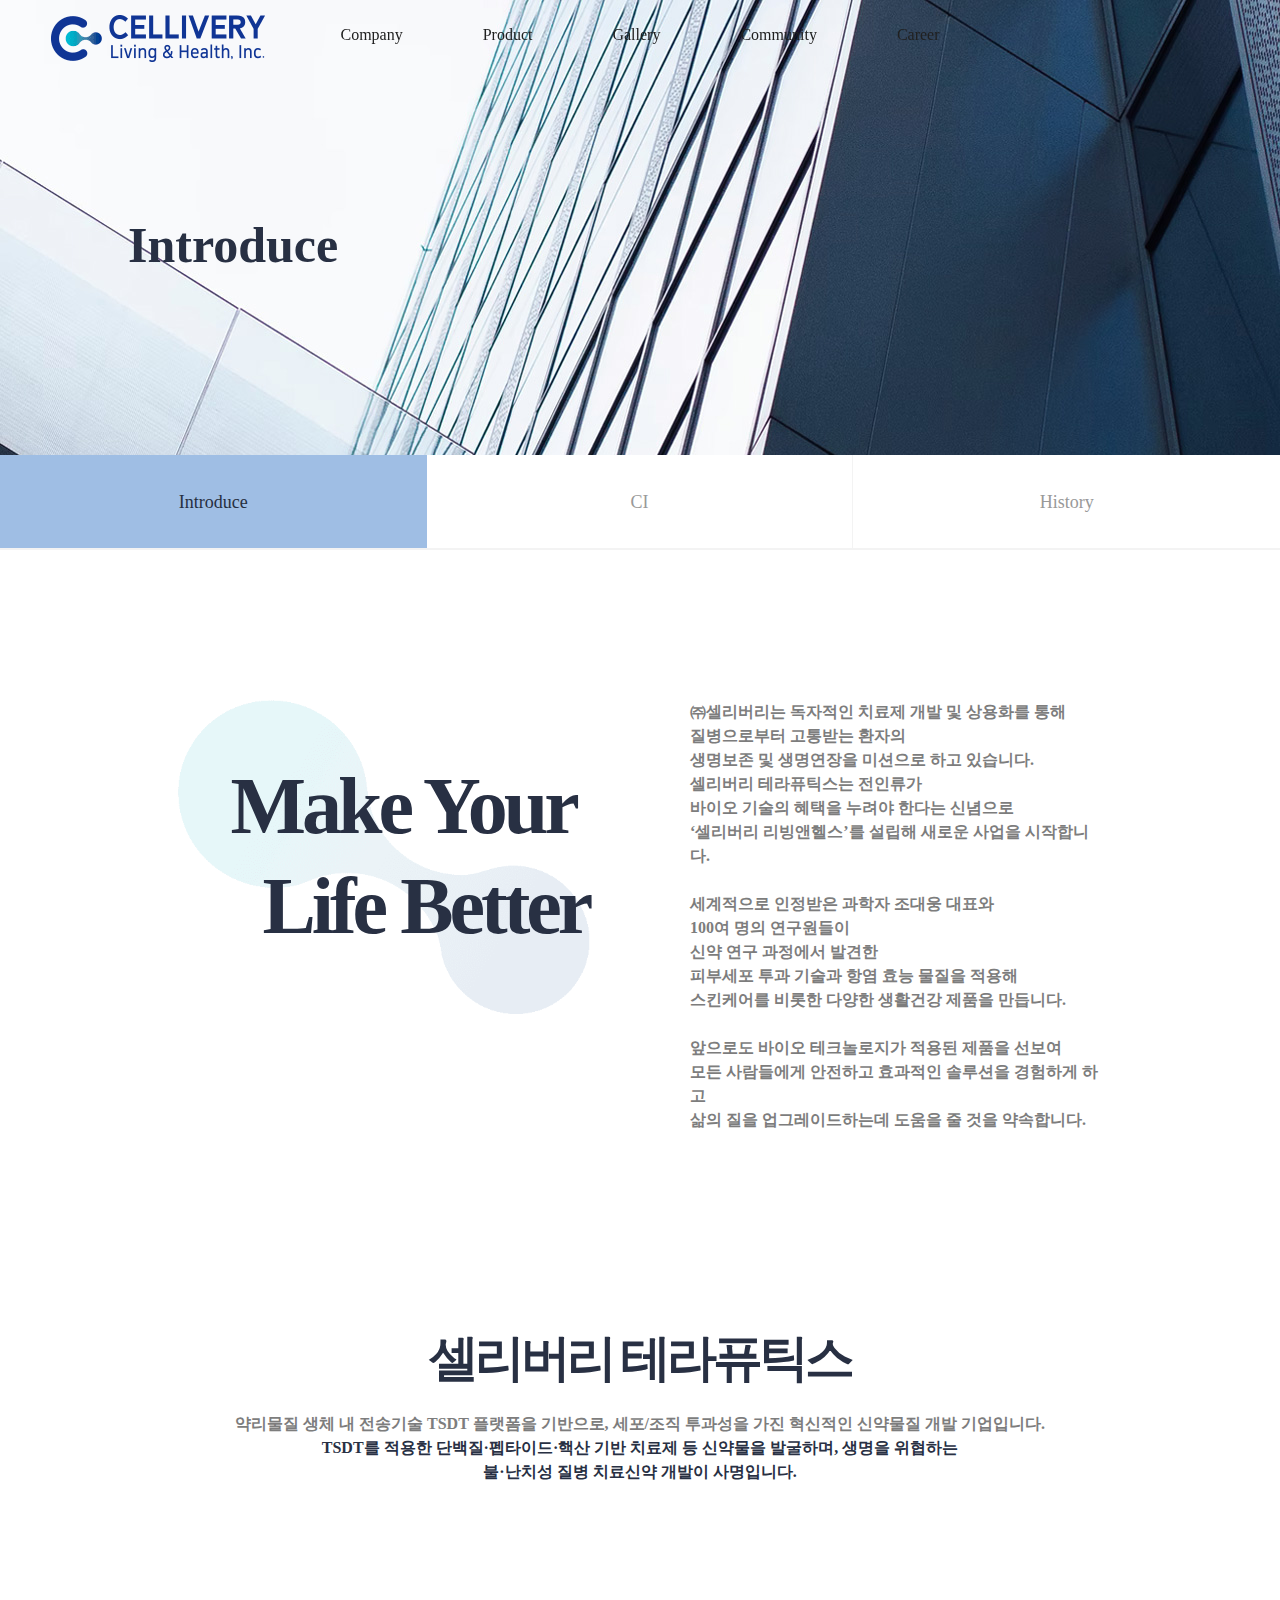
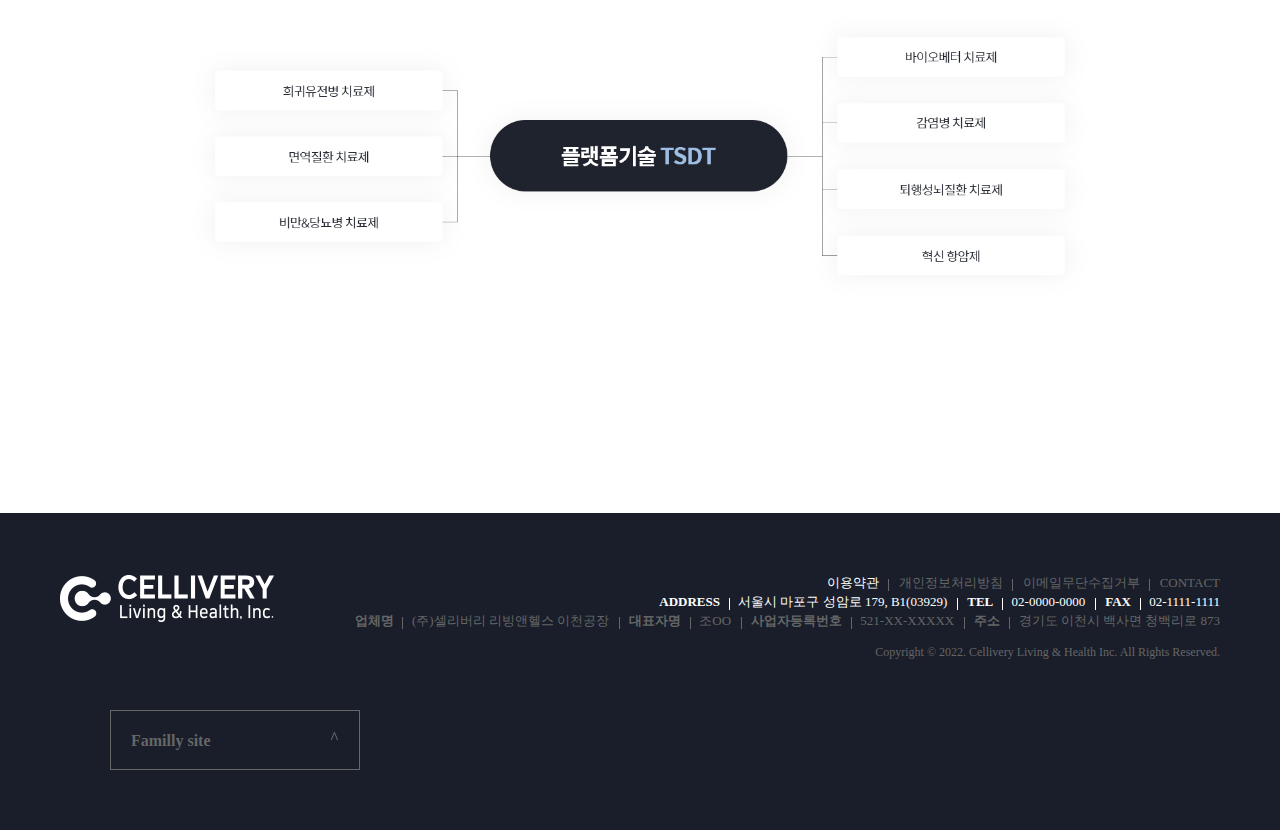
<file: company/introduce.html>
<!DOCTYPE html>
<html lang="ko">
  <head>
    <meta charset="utf-8">
    <meta name="viewport" content="width=device-width, initial-scale=1, maximum-scale=1, minimum-scale=1, user-scalable=no">
    <title>CELLIVERY</title>
    <link rel="stylesheet" href="../css/style.min.css">
    <script type="text/javascript" src="../js/jquery.min.js"></script>
    <script type="text/javascript" src="../js/common.js"></script>
  </head>
  <body class="subpage">
    <div id="wrap">
      <div class="header-box">
        <header id="header">
          <!-- 로고 -->
          <h1 id="top-logo">
            <a href="../">
              <img src="../img/h-logo.png" alt="cellivery">
            </a>
          </h1>
          <!-- 메인메뉴 -->
          <nav id="top-nav">
            <ul>
              <li>
                <a href="./introduce.html">Company</a>
                <ul class="sub-menu">
                  <li><a href="./introduce.html">introduce</a></li>
                  <li><a href="./ci.html">CI</a></li>
                  <li><a href="./history.html">History</a></li>
                </ul>
              </li>
              <li>
                <a href="../product/bioneul.html">Product</a>
                <ul class="sub-menu">
                  <li><a href="../product/bioneul.html">BIO:NEOL</a></li>
                  <li><a href="../product/rapuez.html">THE RAPUEZ</a></li>
                </ul>
              </li>
              <li><a href="../gallery/gallery.html">Gallery</a></li>
              <li>
                <a href="../community/notice.html">Community</a>
                <ul class="sub-menu">
                  <li><a href="../community/notice.html">Notice</a></li>
                  <li><a href="../community/news.html">News</a></li>
                </ul>
              </li>
              <li><a href="../career/career.html">Career</a></li>
            </ul>
          </nav>
        </header>
      </div>
      <main>
        <!-- 컨텐츠 영역 -->
        <div class="container">
          <!-- 왼쪽 메뉴 -->
          <aside id="lnb" class="company">
            <h2 class="sub-title"><span>Introduce</span></h2>
            <ul>
              <li><a href="../company/introduce.html">Introduce</a></li>
              <li><a href="../company/ci.html">CI</a></li>
              <li><a href="../company/history.html">History</a></li>
            </ul>
          </aside>
          <!-- 컨텐츠 본문 영역 -->
          <div class="content">
            <div class="inner">
              <div class="box">
                <div class="items">
                  <h3 class="title">Make Your<br>&nbsp;&nbsp;Life Better</h3>
                  <img src="../img/company/introduce01.png" alt="introduce01">
                </div>
                <div class="items">
                  <p>
                    ㈜셀리버리는 독자적인 치료제 개발 및 상용화를 통해 <br>
        						질병으로부터 고통받는 환자의 <br>생명보존 및 생명연장을 미션으로 하고 있습니다. <br>
        						셀리버리 테라퓨틱스는 전인류가 <br> 바이오 기술의 혜택을 누려야 한다는 신념으로<br>
        						‘셀리버리 리빙앤헬스’를 설립해 새로운 사업을 시작합니다.<br>
        						<br>
        						세계적으로 인정받은 과학자 조대웅 대표와  <br>100여 명의 연구원들이<br>
        						신약 연구 과정에서 발견한 <br> 피부세포 투과 기술과 항염 효능 물질을 적용해<br>
        						스킨케어를 비롯한 다양한 생활건강 제품을 만듭니다.<br>
        						<br>
        						앞으로도 바이오 테크놀로지가 적용된 제품을 선보여<br>
        						모든 사람들에게 안전하고 효과적인 솔루션을 경험하게 하고<br>
        						삶의 질을 업그레이드하는데 도움을 줄 것을 약속합니다.
                  </p>
                </div>
              </div>
            </div>
            <div class="inner">
              <div class="box">
                <div class="items column">
                  <h3 class="title">셀리버리 테라퓨틱스</h3>
                  <p>
                    <span>약리물질 생체 내 전송기술 TSDT 플랫폼을 기반으로, 세포/조직 투과성을 가진 혁신적인 신약물질 개발 기업입니다.</span><br>
      							<strong>TSDT를 적용한  단백질·펩타이드·핵산 기반 치료제 등 신약물을 발굴하며, 생명을 위협하는<br>불·난치성 질병 치료신약 개발이 사명입니다.</strong>
                  </p>
                </div>
                <div class="items column">
                  <img src="../img/company/introduce02.jpg" alt="introduce02">
                </div>
              </div>
            </div>
          </div>
        </div>
      </main>
      <footer id="footer">
        <!-- 푸터 상단 영역 -->
        <div class="footer-top">
          <div class="container">
            <div class="row">
              <div class="column footer-logo">
                <!-- footer logo -->
                <h3>
                  <img src="../img/f-logo.png" alt="cellivery">
                </h3>
              </div>
              <div class="column center">
                <div class="con-wrap">
                  <ul>
                    <li><a href="#" class="white">이용약관</a></li>
                    <li><a href="#">개인정보처리방침</a></li>
                    <li><a href="#">이메일무단수집거부</a></li>
                    <li><a href="#">CONTACT</a></li>
                  </ul>
                  <ul>
                    <li><a href="#" class="white">
                      <span>ADDRESS</span>
                      <span>서울시 마포구 성암로 179, B1(03929)</span>
                    </a></li>
                    <li><a href="#" class="white">
                      <span>TEL</span>
                      <span>02-0000-0000</span>
                    </a></li>
                    <li><a href="#" class="white">
                      <span>FAX</span>
                      <span>02-1111-1111</span>
                    </a></li>
                  </ul>
                  <ul>
                    <li><a href="#">
                      <span>업체명</span>
                      <span>(주)셀리버리 리빙앤헬스 이천공장</span>
                    </a></li>
                    <li><a href="#">
                      <span>대표자명</span>
                      <span>조OO</span>
                    </a></li>
                    <li><a href="#">
                      <span>사업자등록번호</span>
                      <span>521-XX-XXXXX</span>
                    </a></li>
                    <li><a href="#">
                      <span>주소</span>
                      <span>경기도 이천시 백사면 청백리로 873</span>
                    </a></li>
                  </ul>
                  <p>Copyright &copy; 2022. Cellivery Living & Health Inc. All Rights Reserved.</p>
                </div>

              </div>
              <div class="column">
                <div class="family-box">
                  <p>Familly site</p>
                  <ul>
                    <li><a href="#">(주)셀리버리</a></li>
                  </ul>
                </div>
              </div>
            </div>
          </div>
        </div>
      </footer>
    </div>
  </body>
</html>
</file>
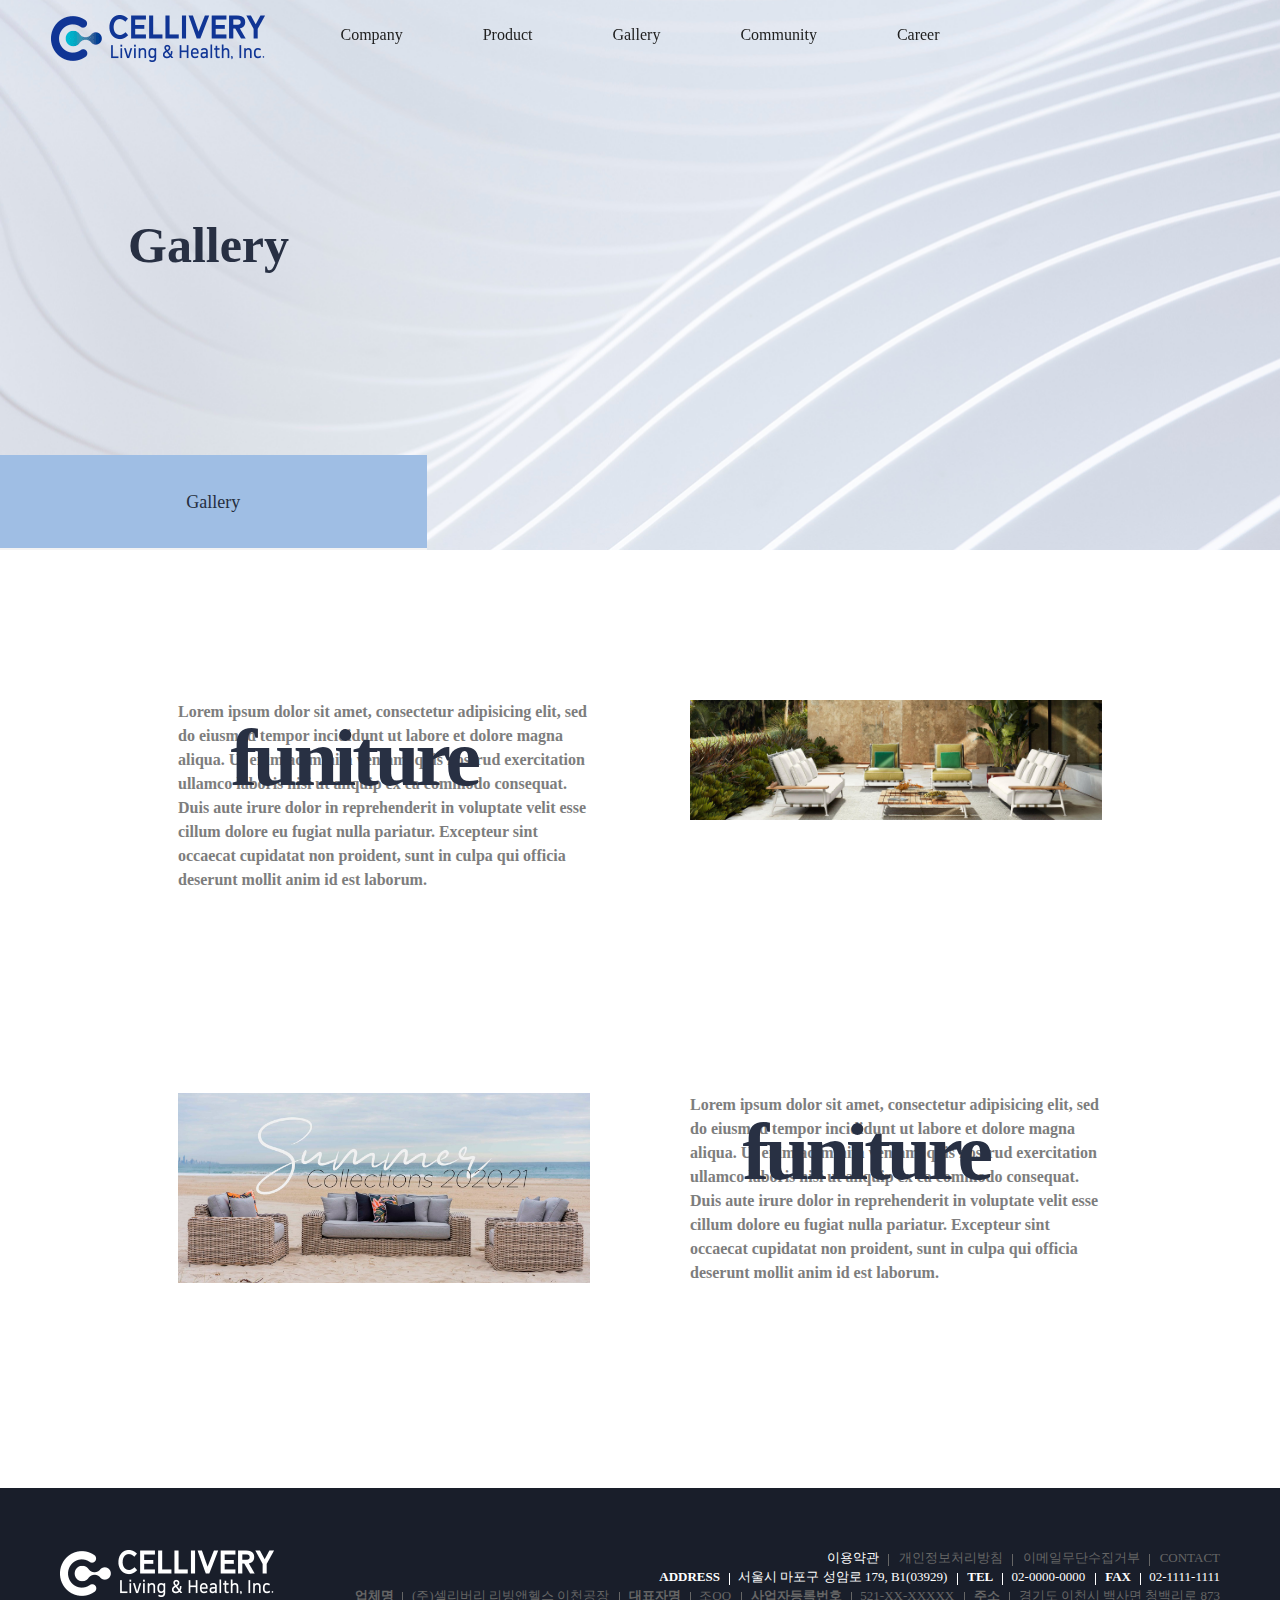
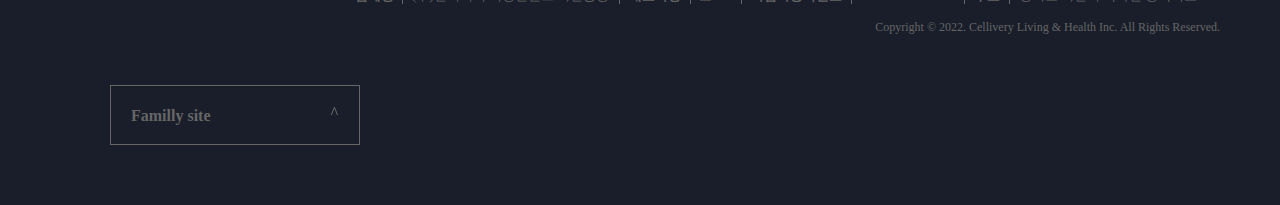
<file: gallery/gallery.html>
<!DOCTYPE html>
<html lang="ko">
  <head>
    <meta charset="utf-8">
    <meta name="viewport" content="width=device-width, initial-scale=1, maximum-scale=1, minimum-scale=1, user-scalable=no">
    <title>CELLIVERY</title>
    <link rel="stylesheet" href="../css/style.min.css">
    <script type="text/javascript" src="../js/jquery.min.js"></script>
    <script type="text/javascript" src="../js/common.js"></script>
  </head>
  <body class="subpage">
    <div id="wrap">
      <div class="header-box">
        <header id="header">
          <!-- 로고 -->
          <h1 id="top-logo">
            <a href="../">
              <img src="../img/h-logo.png" alt="cellivery">
            </a>
          </h1>
          <!-- 메인메뉴 -->
          <nav id="top-nav">
            <ul>
              <li>
                <a href="../company/introduce.html">Company</a>
                <ul class="sub-menu">
                  <li><a href="../company/introduce.html">introduce</a></li>
                  <li><a href="../company/ci.html">CI</a></li>
                  <li><a href="../company/history">History</a></li>
                </ul>
              </li>
              <li>
                <a href="../product/bioneul.html">Product</a>
                <ul class="sub-menu">
                  <li><a href="../product/bioneul.html">BIO:NEOL</a></li>
                  <li><a href="../product/rapuez.html">THE RAPUEZ</a></li>
                </ul>
              </li>
              <li><a href="./gallery.html">Gallery</a></li>
              <li>
                <a href="../community/notice.html">Community</a>
                <ul class="sub-menu">
                  <li><a href="../community/notice.html">Notice</a></li>
                  <li><a href="../community/news.html">News</a></li>
                </ul>
              </li>
              <li><a href="../career/career.html">Career</a></li>
            </ul>
          </nav>
        </header>
      </div>
      <main>
        <!-- 컨텐츠 영역 -->
        <div class="container">
          <!-- 왼쪽 메뉴 -->
          <aside id="lnb" class="gallery">
            <h2 class="sub-title"><span>Gallery</span></h2>
            <ul>
              <li><a href="../gallery/gallery.html">Gallery</a></li>
            </ul>
          </aside>
          <!-- 컨텐츠 본문 영역 -->
          <div class="content">
            <div class="inner">
              <div class="box">
                <div class="items">
                  <h3 class="title">funiture</h3>
                  <p>Lorem ipsum dolor sit amet, consectetur adipisicing elit, sed do eiusmod tempor incididunt ut labore et dolore magna aliqua. Ut enim ad minim veniam, quis nostrud exercitation ullamco laboris nisi ut aliquip ex ea commodo consequat. Duis aute irure dolor in reprehenderit in voluptate velit esse cillum dolore eu fugiat nulla pariatur. Excepteur sint occaecat cupidatat non proident, sunt in culpa qui officia deserunt mollit anim id est laborum.</p>
                </div>
                <div class="items">
                  <img src="../img/company/company_img01.jpg" alt="company_img01">
                </div>
              </div>
            </div>
            <div class="inner">
              <div class="box">
                <div class="items">
                  <img src="../img/company/company_img02.jpg" alt="company_img02">
                </div>
                <div class="items">
                  <h3 class="title">funiture</h3>
                  <p>Lorem ipsum dolor sit amet, consectetur adipisicing elit, sed do eiusmod tempor incididunt ut labore et dolore magna aliqua. Ut enim ad minim veniam, quis nostrud exercitation ullamco laboris nisi ut aliquip ex ea commodo consequat. Duis aute irure dolor in reprehenderit in voluptate velit esse cillum dolore eu fugiat nulla pariatur. Excepteur sint occaecat cupidatat non proident, sunt in culpa qui officia deserunt mollit anim id est laborum.</p>
                </div>
              </div>
            </div>
          </div>
        </div>
      </main>
      <footer id="footer">
        <!-- 푸터 상단 영역 -->
        <div class="footer-top">
          <div class="container">
            <div class="row">
              <div class="column footer-logo">
                <!-- footer logo -->
                <h3>
                  <img src="../img/f-logo.png" alt="cellivery">
                </h3>
              </div>
              <div class="column center">
                <div class="con-wrap">
                  <ul>
                    <li><a href="#" class="white">이용약관</a></li>
                    <li><a href="#">개인정보처리방침</a></li>
                    <li><a href="#">이메일무단수집거부</a></li>
                    <li><a href="#">CONTACT</a></li>
                  </ul>
                  <ul>
                    <li><a href="#" class="white">
                      <span>ADDRESS</span>
                      <span>서울시 마포구 성암로 179, B1(03929)</span>
                    </a></li>
                    <li><a href="#" class="white">
                      <span>TEL</span>
                      <span>02-0000-0000</span>
                    </a></li>
                    <li><a href="#" class="white">
                      <span>FAX</span>
                      <span>02-1111-1111</span>
                    </a></li>
                  </ul>
                  <ul>
                    <li><a href="#">
                      <span>업체명</span>
                      <span>(주)셀리버리 리빙앤헬스 이천공장</span>
                    </a></li>
                    <li><a href="#">
                      <span>대표자명</span>
                      <span>조OO</span>
                    </a></li>
                    <li><a href="#">
                      <span>사업자등록번호</span>
                      <span>521-XX-XXXXX</span>
                    </a></li>
                    <li><a href="#">
                      <span>주소</span>
                      <span>경기도 이천시 백사면 청백리로 873</span>
                    </a></li>
                  </ul>
                  <p>Copyright &copy; 2022. Cellivery Living & Health Inc. All Rights Reserved.</p>
                </div>

              </div>
              <div class="column">
                <div class="family-box">
                  <p>Familly site</p>
                  <ul>
                    <li><a href="#">(주)셀리버리</a></li>
                  </ul>
                </div>
              </div>
            </div>
          </div>
        </div>
      </footer>
    </div>
  </body>
</html>
</file>
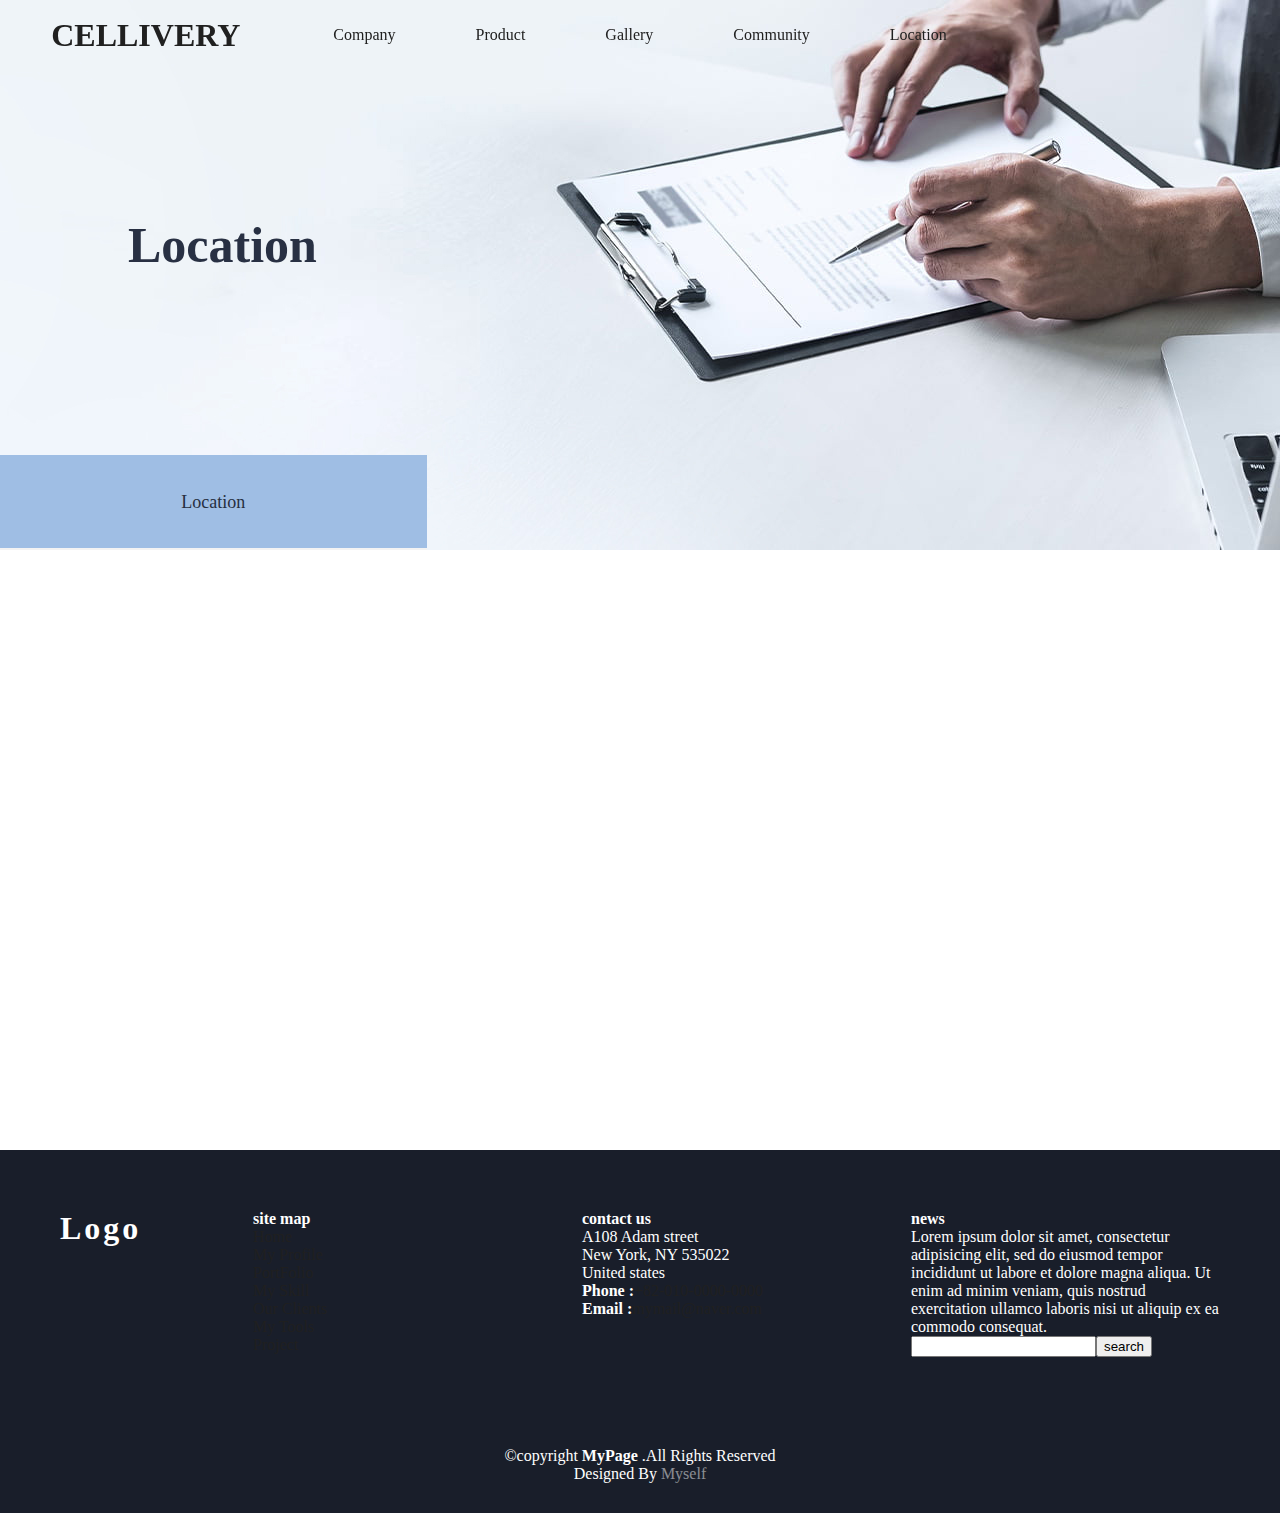
<file: location/location.html>
<!DOCTYPE html>
<html lang="ko">
  <head>
    <meta charset="utf-8">
    <meta name="viewport" content="width=device-width, initial-scale=1, maximum-scale=1, minimum-scale=1, user-scalable=no">
    <title>CELLIVERY</title>
    <link rel="stylesheet" href="../css/style.min.css">
    <script type="text/javascript" src="../js/jquery.min.js"></script>
    <script type="text/javascript" src="../js/common.js"></script>
  </head>
  <body class="subpage">
    <div id="wrap">
      <div class="header-box">
        <header id="header">
          <!-- 로고 -->
          <h1 id="top-logo">
            <a href="../">CELLIVERY</a>
          </h1>
          <!-- 메인메뉴 -->
          <nav id="top-nav">
            <ul>
              <li>
                <a href="../company/introduce.html">Company</a>
                <ul class="sub-menu">
                  <li><a href="../company/introduce.html">introduce</a></li>
                  <li><a href="../company/ci.html">CI</a></li>
                  <li><a href="../company/history">History</a></li>
                </ul>
              </li>
              <li>
                <a href="../product/bioneul.html">Product</a>
                <ul class="sub-menu">
                  <li><a href="../product/bioneul.html">BIO:NEOL</a></li>
                  <li><a href="../product/rapuez.html">THE RAPUEZ</a></li>
                </ul>
              </li>
              <li><a href="../gallery/gallery.html">Gallery</a></li>
              <li>
                <a href="../community/notice.html">Community</a>
                <ul class="sub-menu">
                  <li><a href="../community/notice.html">Notice</a></li>
                  <li><a href="../community/news.html">News</a></li>
                  <li><a href="../community/faq.html">FAQ</a></li>
                </ul>
              </li>
              <li><a href="./location.html">Location</a></li>
            </ul>
          </nav>
        </header>
      </div>
      <main>
        <!-- 컨텐츠 영역 -->
        <div class="container">
          <!-- 왼쪽 메뉴 -->
          <aside id="lnb" class="location">
            <h2 class="sub-title"><span>Location</span></h2>
            <ul>
              <li><a href="../location/location.html">Location</a></li>
            </ul>
          </aside>
          <!-- 컨텐츠 본문 영역 -->
          <div class="content">
            <div class="inner">
              <div id="map" style="width: 1000px; height: 350px; margin: 50px auto 0;"></div>
            </div>
          </div>
        </div>
      </main>
      <footer id="footer">
        <!-- 푸터 상단 영역 -->
        <div class="footer-top">
          <div class="container">
            <div class="row">
              <div class="column footer-logo">
                <!-- footer logo -->
                <h3>Logo</h3>
              </div>
              <div class="column">
                <!-- site map -->
                <h4>site map</h4>
                <ul>
                  <li><a href="#intro">Home</a></li>
                  <li><a href="#myprofile">My Profile</a></li>
                  <li><a href="#portfolio">PortFolio</a></li>
                  <li><a href="#myskill">My Skill</a></li>
                  <li><a href="#ourclients">Our Clients</a></li>
                  <li><a href="#mytools">My Tools</a></li>
                  <li><a href="#project">Project</a></li>
                </ul>
              </div>
              <div class="column">
                <!-- contact us -->
                <h4>contact us</h4>
                <p>
                  A108 Adam street<br>
                  New York, NY 535022<br>
                  United states<br>
                  <strong>Phone :</strong><a href="tel:+82-10-0000-0000">+82-010-0000-0000</a><br> <!-- a태그 누르면 전화 걸기 가능 -->
                  <strong>Email :</strong><a href="mailto:mymail@naver.com">mymail@naver.com</a> <!-- a태그 누르면 메일 보내기 가능 -->
                </p>
              </div>
              <div class="column news">
                <!-- news -->
                <h4>news</h4>
                <p>Lorem ipsum dolor sit amet, consectetur adipisicing elit, sed do eiusmod tempor incididunt ut labore et dolore magna aliqua. Ut enim ad minim veniam, quis nostrud exercitation ullamco laboris nisi ut aliquip ex ea commodo consequat.</p>
                <form>
                  <input type="text" name="search"><input type="submit" value="search">
                </form>
              </div>
            </div>
          </div>
        </div>
        <!-- 푸터 하단 영역 -->
        <div class="container">
          <div class="copyright">
            &copy;copyright <strong>MyPage</strong> .All Rights Reserved
          </div>
          <div class="credits">
            Designed By <a href="mailto:aaa@naver.com">Myself</a> <!-- mailto: 보내는 사람 메일 주소 -->
          </div>
        </div>
      </footer>
    </div>
    <script type="text/javascript" src="//dapi.kakao.com/v2/maps/sdk.js?appkey=05dc861fd3d8e8881b04ad0a247f5162"></script>
    <script>
      var mapContainer = document.getElementById('map'), // 지도를 표시할 div
          mapOption = {
              center: new kakao.maps.LatLng(35.8660426, 128.5938422), // 지도의 중심좌표
              level: 3 // 지도의 확대 레벨
          };

      var map = new kakao.maps.Map(mapContainer, mapOption); // 지도를 생성합니다

      // 마커가 표시될 위치입니다
      var markerPosition  = new kakao.maps.LatLng(35.8660426, 128.5938422);

      // 마커를 생성합니다
      var marker = new kakao.maps.Marker({
          position: markerPosition
      });

      // 인포윈도우로 장소에 대한 설명을 표시합니다
      var infowindow = new kakao.maps.InfoWindow({
          content: '<div class="map-info-window">코리아IT학원</div>'
      });
      infowindow.open(map, marker);


      // 마커가 지도 위에 표시되도록 설정합니다
      // marker.setMap(map);

      // 아래 코드는 지도 위의 마커를 제거하는 코드입니다
      // marker.setMap(null);
    </script>
  </body>
</html>
</file>
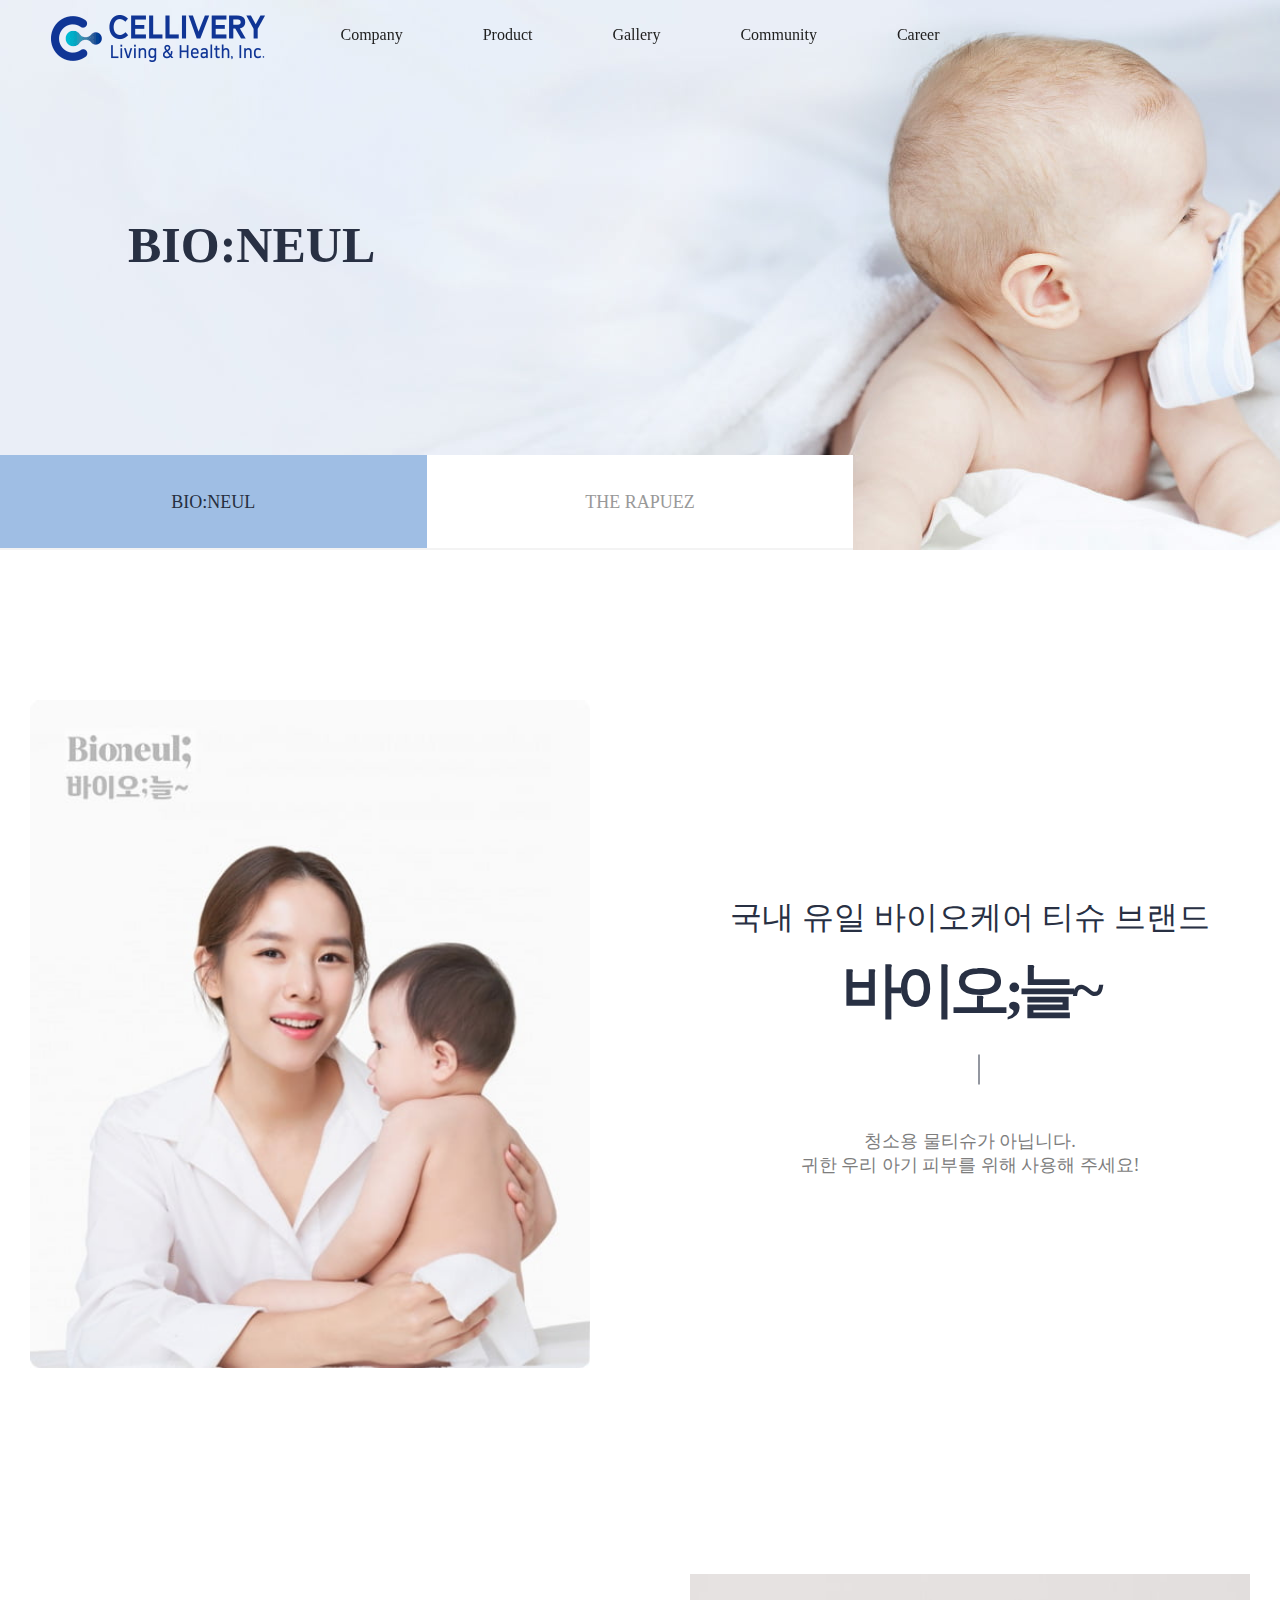
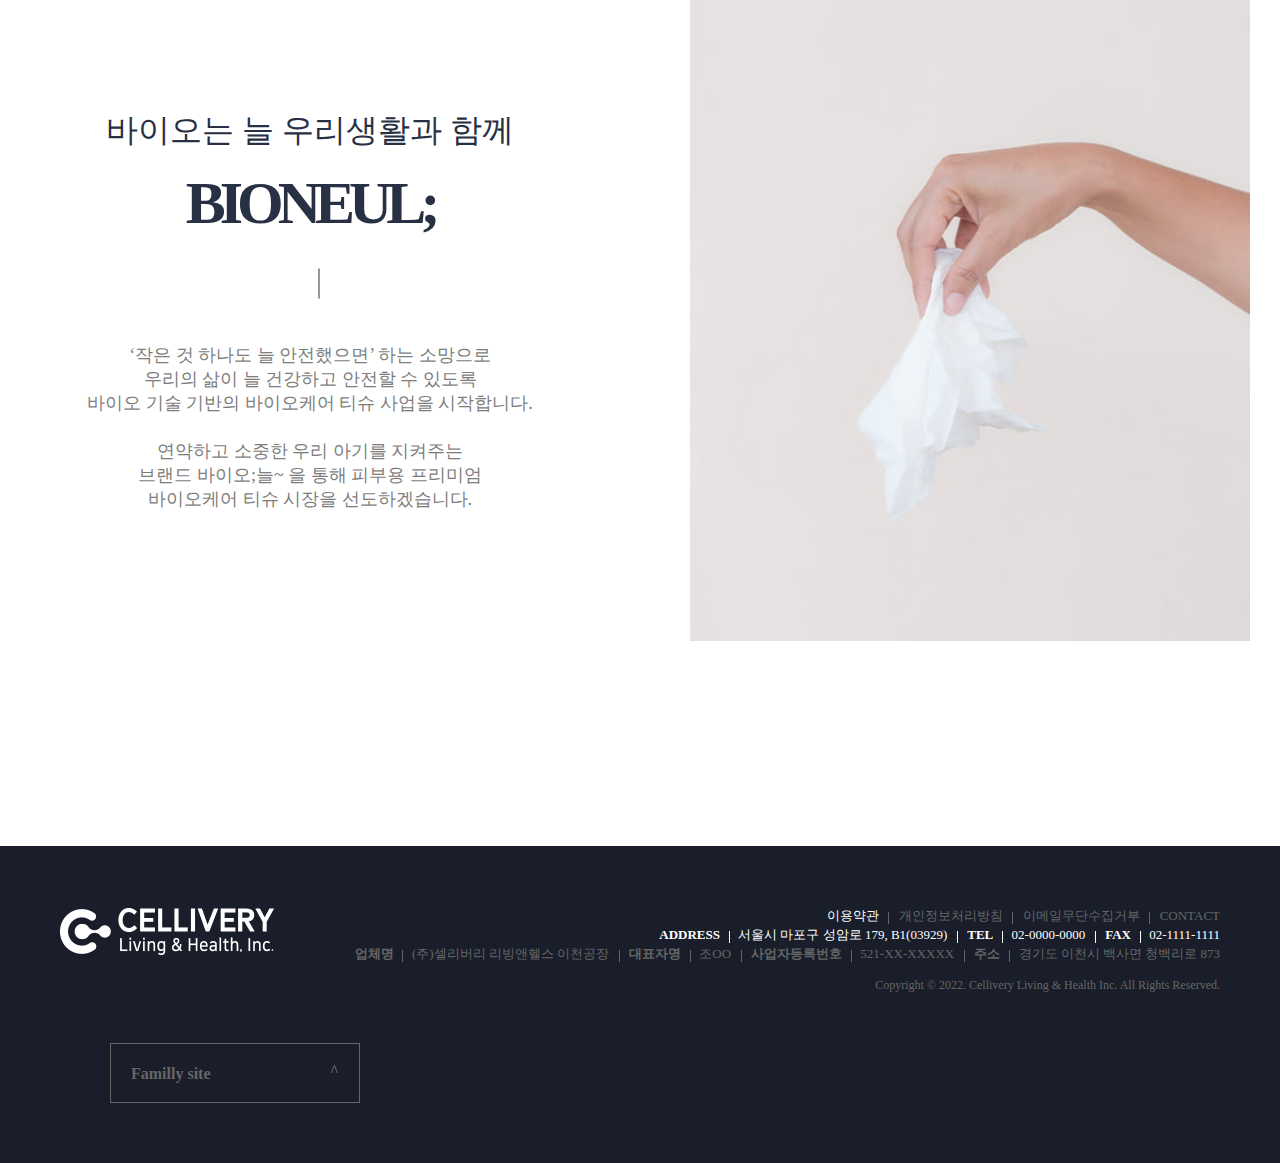
<file: product/bioneul.html>
<!DOCTYPE html>
<html lang="ko">
  <head>
    <meta charset="utf-8">
    <meta name="viewport" content="width=device-width, initial-scale=1, maximum-scale=1, minimum-scale=1, user-scalable=no">
    <title>CELLIVERY</title>
    <link rel="stylesheet" href="../css/style.min.css">
    <script type="text/javascript" src="../js/jquery.min.js"></script>
    <script type="text/javascript" src="../js/common.js"></script>
  </head>
  <body class="subpage">
    <div id="wrap">
      <div class="header-box">
        <header id="header">
          <!-- 로고 -->
          <h1 id="top-logo">
            <a href="../">
              <img src="../img/h-logo.png" alt="cellivery">
            </a>
          </h1>
          <!-- 메인메뉴 -->
          <nav id="top-nav">
            <ul>
              <li>
                <a href="../company/introduce.html">Company</a>
                <ul class="sub-menu">
                  <li><a href="../company/introduce.html">introduce</a></li>
                  <li><a href="../company/ci.html">CI</a></li>
                  <li><a href="../company/history">History</a></li>
                </ul>
              </li>
              <li>
                <a href="./bioneul.html">Product</a>
                <ul class="sub-menu">
                  <li><a href="./bioneul.html">BIO:NEOL</a></li>
                  <li><a href="./rapuez.html">THE RAPUEZ</a></li>
                </ul>
              </li>
              <li><a href="../gallery/gallery.html">Gallery</a></li>
              <li>
                <a href="../community/notice.html">Community</a>
                <ul class="sub-menu">
                  <li><a href="../community/notice.html">Notice</a></li>
                  <li><a href="../community/news.html">News</a></li>
                </ul>
              </li>
              <li><a href="../career/career.html">Career</a></li>
            </ul>
          </nav>
        </header>
      </div>
      <main>
        <!-- 컨텐츠 영역 -->
        <div class="container">
          <!-- 왼쪽 메뉴 -->
          <aside id="lnb" class="product">
            <h2 class="sub-title"><span>BIO:NEUL</span></h2>
            <ul>
              <li><a href="../product/bioneul.html">BIO:NEUL</a></li>
              <li><a href="../product/rapuez.html">THE RAPUEZ</a></li>
            </ul>
          </aside>
          <!-- 컨텐츠 본문 영역 -->
          <div class="content">
            <div class="inner">
              <div id="product"class="box">
                <div class="items">
                  <img src="../img/product/bioneul01.jpg" alt="bioneul01">
                </div>
                <div class="items txt-box">
                  <span>국내 유일 바이오케어 티슈 브랜드</span>
                  <h3 class="title">바이오;늘~</h3>
                  <p>청소용 물티슈가 아닙니다.<br>귀한 우리 아기 피부를 위해 사용해 주세요!</p>
                </div>
              </div>
            </div>
            <div class="inner">
              <div id="product"class="box">
                <div class="items txt-box">
                  <span>바이오는 늘 우리생활과 함께</span>
                  <h3 class="title">BIONEUL;</h3>
                  <p>
                    ‘작은 것 하나도 늘 안전했으면’ 하는 소망으로 <br>
                    우리의 삶이 늘 건강하고 안전할 수 있도록<br>
                    바이오 기술 기반의 바이오케어 티슈 사업을 시작합니다.<br><br>
                    연약하고 소중한 우리 아기를 지켜주는<br>
                    브랜드 바이오;늘~ 을 통해 피부용 프리미엄<br>
                    바이오케어 티슈 시장을 선도하겠습니다.
                  </p>
                </div>
                <div class="items">
                  <img src="../img/product/bioneul02.jpg" alt="bioneul02">
                </div>
              </div>
            </div>
          </div>
        </div>
      </main>
      <footer id="footer">
        <!-- 푸터 상단 영역 -->
        <div class="footer-top">
          <div class="container">
            <div class="row">
              <div class="column footer-logo">
                <!-- footer logo -->
                <h3>
                  <img src="../img/f-logo.png" alt="cellivery">
                </h3>
              </div>
              <div class="column center">
                <div class="con-wrap">
                  <ul>
                    <li><a href="#" class="white">이용약관</a></li>
                    <li><a href="#">개인정보처리방침</a></li>
                    <li><a href="#">이메일무단수집거부</a></li>
                    <li><a href="#">CONTACT</a></li>
                  </ul>
                  <ul>
                    <li><a href="#" class="white">
                      <span>ADDRESS</span>
                      <span>서울시 마포구 성암로 179, B1(03929)</span>
                    </a></li>
                    <li><a href="#" class="white">
                      <span>TEL</span>
                      <span>02-0000-0000</span>
                    </a></li>
                    <li><a href="#" class="white">
                      <span>FAX</span>
                      <span>02-1111-1111</span>
                    </a></li>
                  </ul>
                  <ul>
                    <li><a href="#">
                      <span>업체명</span>
                      <span>(주)셀리버리 리빙앤헬스 이천공장</span>
                    </a></li>
                    <li><a href="#">
                      <span>대표자명</span>
                      <span>조OO</span>
                    </a></li>
                    <li><a href="#">
                      <span>사업자등록번호</span>
                      <span>521-XX-XXXXX</span>
                    </a></li>
                    <li><a href="#">
                      <span>주소</span>
                      <span>경기도 이천시 백사면 청백리로 873</span>
                    </a></li>
                  </ul>
                  <p>Copyright &copy; 2022. Cellivery Living & Health Inc. All Rights Reserved.</p>
                </div>

              </div>
              <div class="column">
                <div class="family-box">
                  <p>Familly site</p>
                  <ul>
                    <li><a href="#">(주)셀리버리</a></li>
                  </ul>
                </div>
              </div>
            </div>
          </div>
        </div>
      </footer>
    </div>
  </body>
</html>
</file>
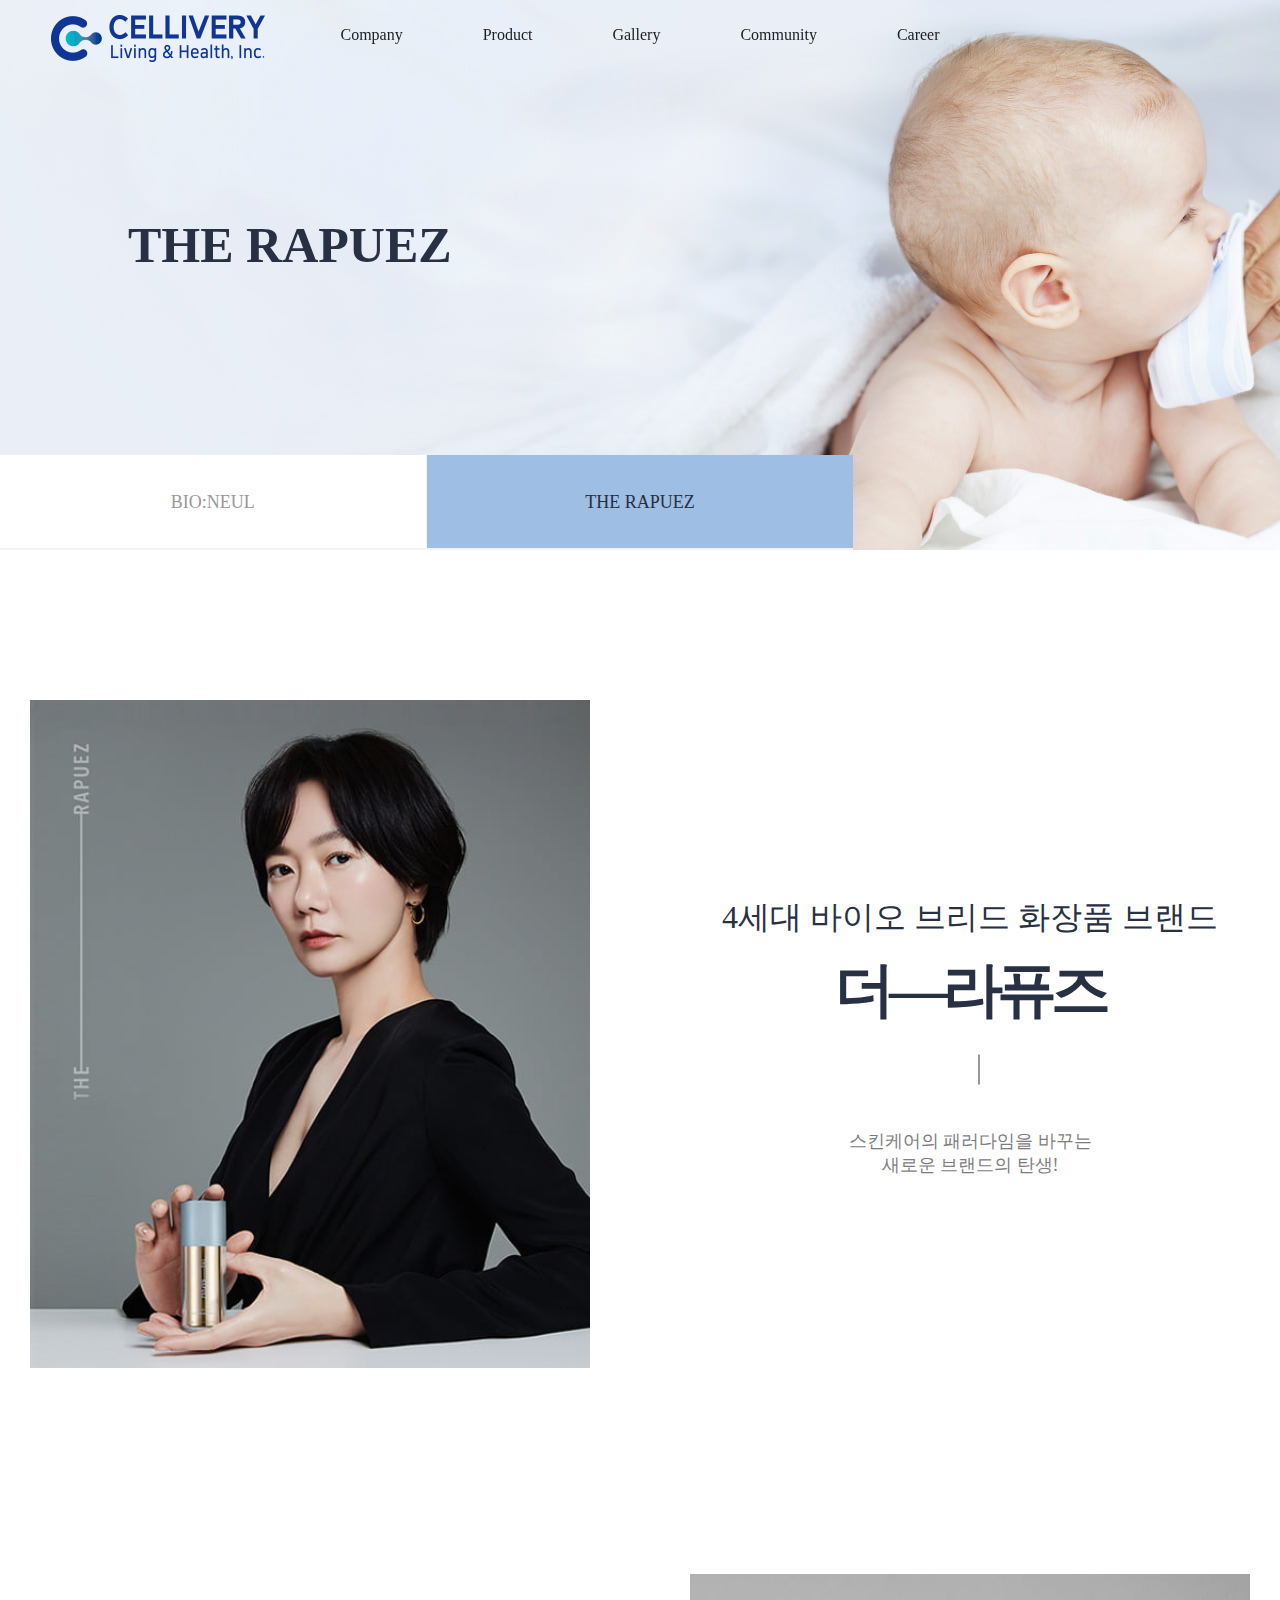
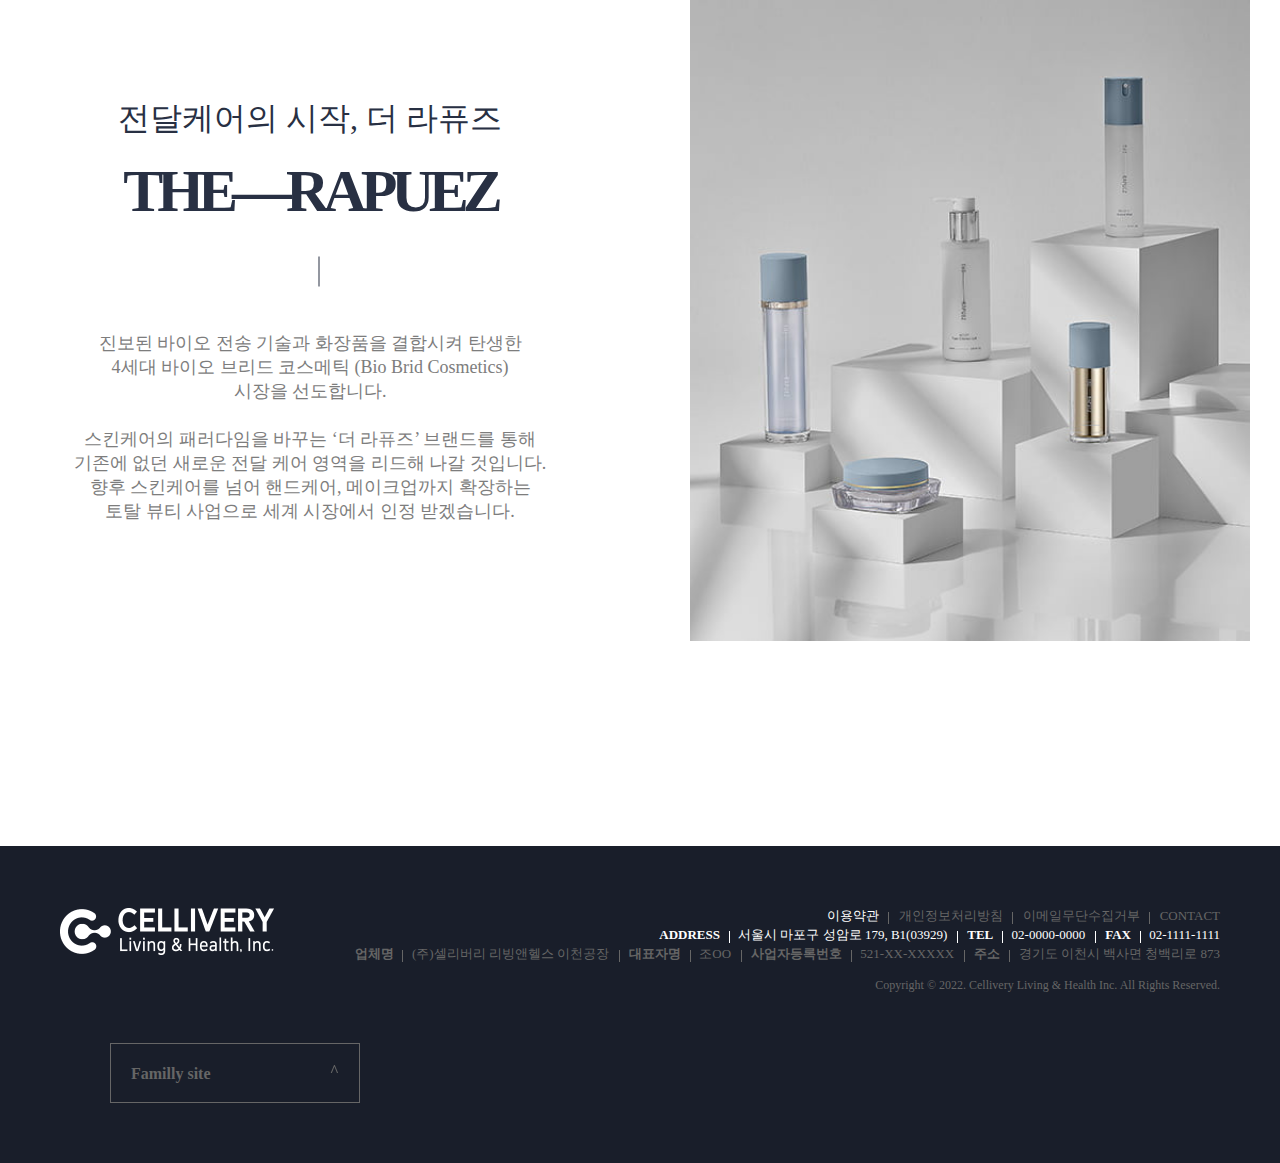
<file: product/rapuez.html>
<!DOCTYPE html>
<html lang="ko">
  <head>
    <meta charset="utf-8">
    <meta name="viewport" content="width=device-width, initial-scale=1, maximum-scale=1, minimum-scale=1, user-scalable=no">
    <title>CELLIVERY</title>
    <link rel="stylesheet" href="../css/style.min.css">
    <script type="text/javascript" src="../js/jquery.min.js"></script>
    <script type="text/javascript" src="../js/common.js"></script>
  </head>
  <body class="subpage">
    <div id="wrap">
      <div class="header-box">
        <header id="header">
          <!-- 로고 -->
          <h1 id="top-logo">
            <a href="../">
              <img src="../img/h-logo.png" alt="cellivery">
            </a>
          </h1>
          <!-- 메인메뉴 -->
          <nav id="top-nav">
            <ul>
              <li>
                <a href="../company/introduce.html">Company</a>
                <ul class="sub-menu">
                  <li><a href="../company/introduce.html">introduce</a></li>
                  <li><a href="../company/ci.html">CI</a></li>
                  <li><a href="../company/history">History</a></li>
                </ul>
              </li>
              <li>
                <a href="./bioneul.html">Product</a>
                <ul class="sub-menu">
                  <li><a href="./bioneul.html">BIO:NEOL</a></li>
                  <li><a href="./rapuez.html">THE RAPUEZ</a></li>
                </ul>
              </li>
              <li><a href="../gallery/gallery.html">Gallery</a></li>
              <li>
                <a href="../community/notice.html">Community</a>
                <ul class="sub-menu">
                  <li><a href="../community/notice.html">Notice</a></li>
                  <li><a href="../community/news.html">News</a></li>
                </ul>
              </li>
              <li><a href="../career/career.html">Career</a></li>
            </ul>
          </nav>
        </header>
      </div>
      <main>
        <!-- 컨텐츠 영역 -->
        <div class="container">
          <!-- 왼쪽 메뉴 -->
          <aside id="lnb" class="product">
            <h2 class="sub-title"><span>THE RAPUEZ</span></h2>
            <ul>
              <li><a href="../product/bioneul.html">BIO:NEUL</a></li>
              <li><a href="../product/rapuez.html">THE RAPUEZ</a></li>
            </ul>
          </aside>
          <!-- 컨텐츠 본문 영역 -->
          <div class="content">
            <div class="inner">
              <div id="product"class="box">
                <div class="items">
                  <img src="../img/product/rapuez01.jpg" alt="rapuez01">
                </div>
                <div class="items txt-box">
                  <span>4세대 바이오 브리드 화장품 브랜드</span>
                  <h3 class="title">더―라퓨즈</h3>
                  <p>스킨케어의 패러다임을 바꾸는<br>새로운 브랜드의 탄생!</p>
                </div>
              </div>
            </div>
            <div class="inner">
              <div id="product"class="box">
                <div class="items txt-box">
                  <span>전달케어의 시작, 더 라퓨즈</span>
                  <h3 class="title">THE―RAPUEZ</h3>
                  <p>
                    진보된 바이오 전송 기술과 화장품을 결합시켜 탄생한 <br>
      							4세대 바이오 브리드 코스메틱 (Bio Brid Cosmetics)<br>
      							시장을 선도합니다.<br><br>
      							스킨케어의 패러다임을 바꾸는 ‘더 라퓨즈’ 브랜드를 통해<br>
      							기존에 없던 새로운 전달 케어 영역을 리드해 나갈 것입니다.<br>
      							향후 스킨케어를 넘어 핸드케어, 메이크업까지 확장하는<br>
      							토탈 뷰티 사업으로 세계 시장에서 인정 받겠습니다.
                  </p>
                </div>
                <div class="items">
                  <img src="../img/product/rapuez02.jpg" alt="rapuez02">
                </div>
              </div>
            </div>
          </div>
        </div>
      </main>
      <footer id="footer">
        <!-- 푸터 상단 영역 -->
        <div class="footer-top">
          <div class="container">
            <div class="row">
              <div class="column footer-logo">
                <!-- footer logo -->
                <h3>
                  <img src="../img/f-logo.png" alt="cellivery">
                </h3>
              </div>
              <div class="column center">
                <div class="con-wrap">
                  <ul>
                    <li><a href="#" class="white">이용약관</a></li>
                    <li><a href="#">개인정보처리방침</a></li>
                    <li><a href="#">이메일무단수집거부</a></li>
                    <li><a href="#">CONTACT</a></li>
                  </ul>
                  <ul>
                    <li><a href="#" class="white">
                      <span>ADDRESS</span>
                      <span>서울시 마포구 성암로 179, B1(03929)</span>
                    </a></li>
                    <li><a href="#" class="white">
                      <span>TEL</span>
                      <span>02-0000-0000</span>
                    </a></li>
                    <li><a href="#" class="white">
                      <span>FAX</span>
                      <span>02-1111-1111</span>
                    </a></li>
                  </ul>
                  <ul>
                    <li><a href="#">
                      <span>업체명</span>
                      <span>(주)셀리버리 리빙앤헬스 이천공장</span>
                    </a></li>
                    <li><a href="#">
                      <span>대표자명</span>
                      <span>조OO</span>
                    </a></li>
                    <li><a href="#">
                      <span>사업자등록번호</span>
                      <span>521-XX-XXXXX</span>
                    </a></li>
                    <li><a href="#">
                      <span>주소</span>
                      <span>경기도 이천시 백사면 청백리로 873</span>
                    </a></li>
                  </ul>
                  <p>Copyright &copy; 2022. Cellivery Living & Health Inc. All Rights Reserved.</p>
                </div>

              </div>
              <div class="column">
                <div class="family-box">
                  <p>Familly site</p>
                  <ul>
                    <li><a href="#">(주)셀리버리</a></li>
                  </ul>
                </div>
              </div>
            </div>
          </div>
        </div>
      </footer>
    </div>
  </body>
</html>
</file>
<file: css/style.min.css>
﻿html,body{height:100%}body{background:#fff;color:#283043}html,body,p,dl,dt,dd,ul,li,h1,h2,h3,h4,h5,h6{margin:0;padding:0}li{list-style:none}a{text-decoration:none;color:#202020;transition:.5s}a:hover{color:#9fbee4}.gbtn{display:inline-block;box-sizing:border-box;padding:0 20px;height:50px;line-height:50px;text-align:center;background:#9fbee4;color:white;border:1px solid #9fbee4}.gbtn:hover{color:#9fbee4;background:white}.box{display:flex;padding:0 10%}.box .items{position:relative;box-sizing:border-box;padding:50px;flex:50%;flex-grow:0;flex-shrink:0;font-size:18px}.box .items .title{position:absolute;width:100%;top:20%;left:20%;font-size:80px;line-height:100px;letter-spacing:-4px}.box .items p{color:#7d7d7d;font-size:16px;font-weight:600;line-height:24px}.box .items img{width:100%}.box .items.column{flex:100%;text-align:center}.box .items.column .title{position:relative;top:0;left:0;font-size:50px;line-height:50px}.box .items.column p{margin:20px 0}.box .items.column p span{display:inline-block;padding-top:10px;box-sizing:border-box;line-height:21px}.box .items.column p strong{color:#283043;font-weight:900}.box.items_2 .items{flex:50%}.box#main .items img{border-radius:10px}.box#main .items .title{position:relative;top:0;left:0;margin:20% 0 0 -20%}.box#main .items p{margin-top:7%}.box#main .items .gbtn{position:relative;background:none;color:#283043;border:none;padding:0 30px}.box#main .items .gbtn:before{position:absolute;top:0;left:0;content:'→';display:inline-block;color:#283043}.box#main .items .gbtn:hover{transform:translateX(10px)}.box#history{padding:0 12%}.box#history .items{position:relative;width:800px}.box#history .items:first-child{flex:45%}.box#history .items:last-child{flex:55%}.box#history .items:before{position:absolute;top:0;right:86px;content:'';display:block;width:2px;height:100%;background:#e5e5e5}.box#history .items:last-child:before{display:none}.box#history .items .title{top:30px;left:50px;text-align:left}.box#history .items ul{position:relative;display:block;flex-flow:column;height:250px}.box#history .items ul li{display:block;flex:100%;width:100%;height:60px;margin-bottom:1%;border-bottom:none;border-radius:10px;background:rgba(255,255,255,0.5);box-shadow:0 0 40px 2px rgba(0,0,0,0.05);box-sizing:border-box}.box#history .items ul li .txt-box{width:100%;height:100%;line-height:60px;margin-left:30px}.box#history .items ul li .txt-box span{color:#c7c7c7;display:inline-block;line-height:100%}.box#history .items ul li .txt-box span:last-child{color:#283043;margin-left:20px;font-weight:500}.box#history .items ul li.active{background:#191e2a}.box#history .items ul li.active span{color:#fff}.box#history .items ul li.active span:last-child{color:#9fbee4;font-weight:700}.box#product{min-width:1320px;justify-content:space-around;padding:0}.box#product .items.txt-box{display:flex;justify-content:center;flex-flow:column;text-align:center}.box#product .items.txt-box span{display:block;width:100%;font-size:32px}.box#product .items.txt-box h3.title{position:relative;top:0;left:0;font-size:60px;letter-spacing:-6px;padding-bottom:8%;box-sizing:border-box}.box#product .items.txt-box h3.title:before{position:absolute;bottom:10%;left:49%;content:'';display:inline-block;width:30px;height:1px;background:#283043;transform:rotate(90deg)}.box#product .items.txt-box p{font-size:18px;font-weight:500;line-height:24px;padding-top:8%;box-sizing:border-box}table{width:100%;table-layout:fixed;border-collapse:collapse;border:0}table+.gbtn{margin-top:20px}table+.gbtn.right{float:right}table th{height:50px;padding:20px 15px;text-align:center;font-weight:700;font-size:16px;color:#202020;text-transform:uppercase;border-top:2px solid #202020;border-bottom:1px solid #e5e5e5}table th:nth-child(1){width:10%}table th:nth-child(2){width:50%}table th:nth-child(3){width:20%}table th:nth-child(4){width:20%}table td{height:50px;padding:15px;text-align:center;vertical-align:middle;font-weight:500;font-size:16px;color:#283043;border-bottom:1px solid #e5e5e5}table td:nth-child(1){width:10%}table td:nth-child(2){width:50%}table td:nth-child(3){width:20%}table td:nth-child(4){width:20%}.tbl-header{background:#fff;margin:0 10%}.tbl-content{margin-top:0;margin:0 10%}.accordion{margin:0 10%}.accordion dl{margin:50px auto}.accordion dl dt{font-size:18px;text-indent:3em;color:white;line-height:35px;height:35px;background:#9fbee4}.accordion dl dd{height:300px}.accordion dl dd p{text-indent:1em;padding:20px}.map-info-window{width:150px;text-align:center;padding:6px 0}.swiper-button-next,.swiper-button-prev{color:#283043}.swiper-button-next{right:5%}.swiper-button-prev{left:5%}.swiper-pagination-bullet{background:#fff}.swiper-pagination-bullet-active{background:#9fbee4}#wrap{width:100%}#wrap .header-box{position:fixed;width:100%;margin:0 auto;z-index:100;transition:.5s}#wrap .header-box.on{background:#fff;transition:.5s}#wrap .header-box #header{position:relative;width:100%;margin:0 auto;padding:0 4%;box-sizing:border-box;height:70px}#wrap .header-box #header #top-logo{float:left;position:relative;z-index:1}#wrap .header-box #header #top-logo a{height:70px;line-height:70px}#wrap .header-box #header #top-logo a img{vertical-align:middle}#wrap .header-box #header #top-nav{position:relative;height:70px;margin:0 20%;display:flex;justify-content:space-around;align-items:center}#wrap .header-box #header #top-nav ul{float:left}#wrap .header-box #header #top-nav ul>li{position:relative;float:left;margin-left:80px}#wrap .header-box #header #top-nav ul>li:first-child{margin-left:0}#wrap .header-box #header #top-nav ul>li:nth-child(2) .sub-menu{left:-130%}#wrap .header-box #header #top-nav ul>li:nth-child(4) .sub-menu{left:-75%}#wrap .header-box #header #top-nav ul>li>a{display:inline-block;width:100%;height:100%;line-height:70px}#wrap .header-box #header #top-nav ul>li>a:after{position:absolute;bottom:2px;left:50%;content:'';display:block;width:0;height:2px;background:#283043;transition:.5s}#wrap .header-box #header #top-nav ul>li:hover>a:after{width:100%;left:0%}#wrap .header-box #header #top-nav ul>li:hover .sub-menu{visibility:visible;top:100%;opacity:1}#wrap .header-box #header #top-nav ul>li .sub-menu{position:absolute;border:1px solid rgba(255,255,255,0.5);visibility:hidden;top:calc(100% - 3px);left:-100%;opacity:0;transition:.3s;z-index:500}#wrap .header-box #header #top-nav ul>li .sub-menu li{width:100%;margin:0;background:white;box-sizing:border-box;padding:0 10px;min-width:200px;transition:.3s}#wrap .header-box #header #top-nav ul>li .sub-menu li:hover{background:#9fbee4}#wrap .header-box #header #top-nav ul>li .sub-menu li:hover a{color:white}#wrap .header-box #header #top-nav ul>li .sub-menu li:hover a:after{display:none}#wrap .header-box #header #top-nav ul>li .sub-menu li a{height:50px;line-height:50px;text-align:center}#wrap main{min-height:calc(100vh - (70px + 80px + 51px))}#wrap main ul{position:absolute;bottom:-2px;left:0;display:flex;width:100%;max-width:1720px;height:95px;z-index:200}#wrap main ul li{position:relative;width:33.333%;background:#fff;border-bottom:2px solid #f3f3f3}#wrap main ul li:before{position:absolute;top:0;left:0;content:'';width:0;height:100%;background:#9fbee4;transition:0s}#wrap main ul li.on:before{width:100%;color:#262f40;border-right:none;transition:4s}#wrap main ul li:last-child a{border-right:none}#wrap main ul li a{position:relative;display:inline-block;width:100%;height:100%;line-height:95px;border-right:1px solid #f3f3f3;background:none;text-align:center;color:#999;font-size:18px;box-sizing:border-box;transition:.5s;z-index:100}#wrap main ul li a:hover{padding-left:20px}#wrap #footer{margin-top:50px;color:#fff;background:#191e2a}#wrap #footer .footer-top{padding:60px 50px 30px}#wrap #footer>.container{padding:30px 0;text-align:center}#wrap #footer .container .row{display:flex;justify-content:center;flex-wrap:wrap}#wrap #footer .container .row .column{flex:20%;padding:0 10px;margin-bottom:30px;box-sizing:border-box}#wrap #footer .container .row .column.footer-logo{flex:100px}#wrap #footer .container .row .column.footer-logo h3{font-size:32px;padding:2px 0 2px 0px;line-height:1;font-weight:700;letter-spacing:3px}#wrap #footer .container .row .column.footer-logo h3 img{box-sizing:border-box}#wrap #footer .container .row .column.center{flex:60%;overflow:hidden}#wrap #footer .container .row .column.center .con-wrap{text-align:right;color:#666}#wrap #footer .container .row .column.center .con-wrap p{margin-top:15px;font-size:12px}#wrap #footer .container .row .column.center .con-wrap ul{display:flex;justify-content:flex-end}#wrap #footer .container .row .column.center .con-wrap ul:nth-child(2) li:before{background:#fff}#wrap #footer .container .row .column.center .con-wrap ul:nth-child(2) li a span+span:before{background:#fff}#wrap #footer .container .row .column.center .con-wrap ul li{position:relative}#wrap #footer .container .row .column.center .con-wrap ul li+li{margin-left:20px}#wrap #footer .container .row .column.center .con-wrap ul li:before{position:absolute;top:6px;left:-10.5px;content:'';width:1px;height:12px;background:#666}#wrap #footer .container .row .column.center .con-wrap ul li:first-child:before{display:none}#wrap #footer .container .row .column.center .con-wrap ul li a{color:#666;font-size:13px}#wrap #footer .container .row .column.center .con-wrap ul li a.white{color:#fff}#wrap #footer .container .row .column.center .con-wrap ul li a span{font-weight:900}#wrap #footer .container .row .column.center .con-wrap ul li a span+span{position:relative;font-weight:400;margin-left:15px}#wrap #footer .container .row .column.center .con-wrap ul li a span+span:before{position:absolute;top:4px;left:-9.5px;content:'';width:1px;height:12px;background:#666}#wrap #footer .container .row .column .family-box{position:relative;display:block;width:250px;height:60px;margin-left:50px;margin-top:20px;padding:0 20px;box-sizing:border-box;border:1px solid #666;font-weight:700;color:#666;text-align:left}#wrap #footer .container .row .column .family-box:after{position:absolute;top:18px;right:20px;content:'^';color:#666;transform:rotateX(0)}#wrap #footer .container .row .column .family-box.open:after{transform:rotateX(180deg)}#wrap #footer .container .row .column .family-box p{line-height:60px;cursor:pointer}#wrap #footer .container .row .column .family-box ul{position:absolute;bottom:59px;left:-1px;display:none;width:250px;height:60px;padding:0 20px;box-sizing:border-box;border:1px solid #666;border-bottom:0}#wrap #footer .container .row .column .family-box ul li a{width:100%;height:100%;line-height:60px;color:white}#wrap #footer .container .credits a{color:rgba(255,255,255,0.5)}.mainbanner{position:relative;height:100vh;background-repeat:no-repeat;background-size:cover}.mainbanner:nth-child(1){background-image:url("../img/main/banner01.jpg")}.mainbanner:nth-child(2){background-image:url("../img/main/banner02.jpg")}.mainbanner:nth-child(3){background-image:url("../img/main/banner03.jpg")}.mainbanner .txt-box{position:absolute;top:30%;left:15%;width:60%}.mainbanner .txt-box h2{font-size:70px}.mainbanner .txt-box p{margin-top:3%;font-size:20px;font-weight:700;color:#283043}.inner:nth-child(1){margin-top:100px}.inner:last-child{margin-bottom:100px}.inner .box.items_2 .items p+a{margin-top:50px}body.subpage main .container{display:flex;justify-content:center;align-items:center;flex-flow:column}body.subpage main .container #lnb{position:relative;width:100%;height:550px;box-sizing:border-box;padding-right:50px}body.subpage main .container #lnb.company{background:url("../img/lnb/about.jpg") no-repeat center;background-size:cover}body.subpage main .container #lnb.community{background:url("../img/lnb/community.jpg") no-repeat center;background-size:cover}body.subpage main .container #lnb.product{background:url("../img/lnb/product.jpg") no-repeat center;background-size:cover}body.subpage main .container #lnb.gallery{background:url("../img/lnb/gallery.png") no-repeat center;background-size:cover}body.subpage main .container #lnb.location{background:url("../img/lnb/location.jpg") no-repeat center;background-size:cover}body.subpage main .container #lnb span{position:absolute;top:40%;left:10%;display:inline-block;font-size:50px;line-height:50px}body.subpage main .container #lnb ul{position:absolute;bottom:0;left:0;display:flex;width:100%;max-width:1720px;height:95px}body.subpage main .container #lnb ul li{width:33.333%;background:#fff;border-bottom:2px solid #f3f3f3}body.subpage main .container #lnb ul li:last-child a{border-right:none}body.subpage main .container #lnb ul li a{display:inline-block;width:100%;height:100%;line-height:95px;border-right:1px solid #f3f3f3;text-align:center;color:#999;font-size:18px;box-sizing:border-box;transition:.5s}body.subpage main .container #lnb ul li a:hover{padding-left:20px}body.subpage main .container #lnb ul li a.on{color:#262f40;background:#9fbee4;border-right:none}body.subpage main .container .sub-title .inner.community h2 span{position:absolute;top:40%;left:10%;display:inline-block;font-size:50px;line-height:50px}body.subpage main .container .inner.community h2 span{margin-left:10%}body.subpage main .container .inner.community .tbl-header{margin-top:50px}body.subpage main .container .inner+.inner{margin-top:50px;padding-top:50px;border-top:1px solid rgba(255,255,255,0.5)}body.subpage main .container .inner .box{flex-wrap:wrap}
</file>
